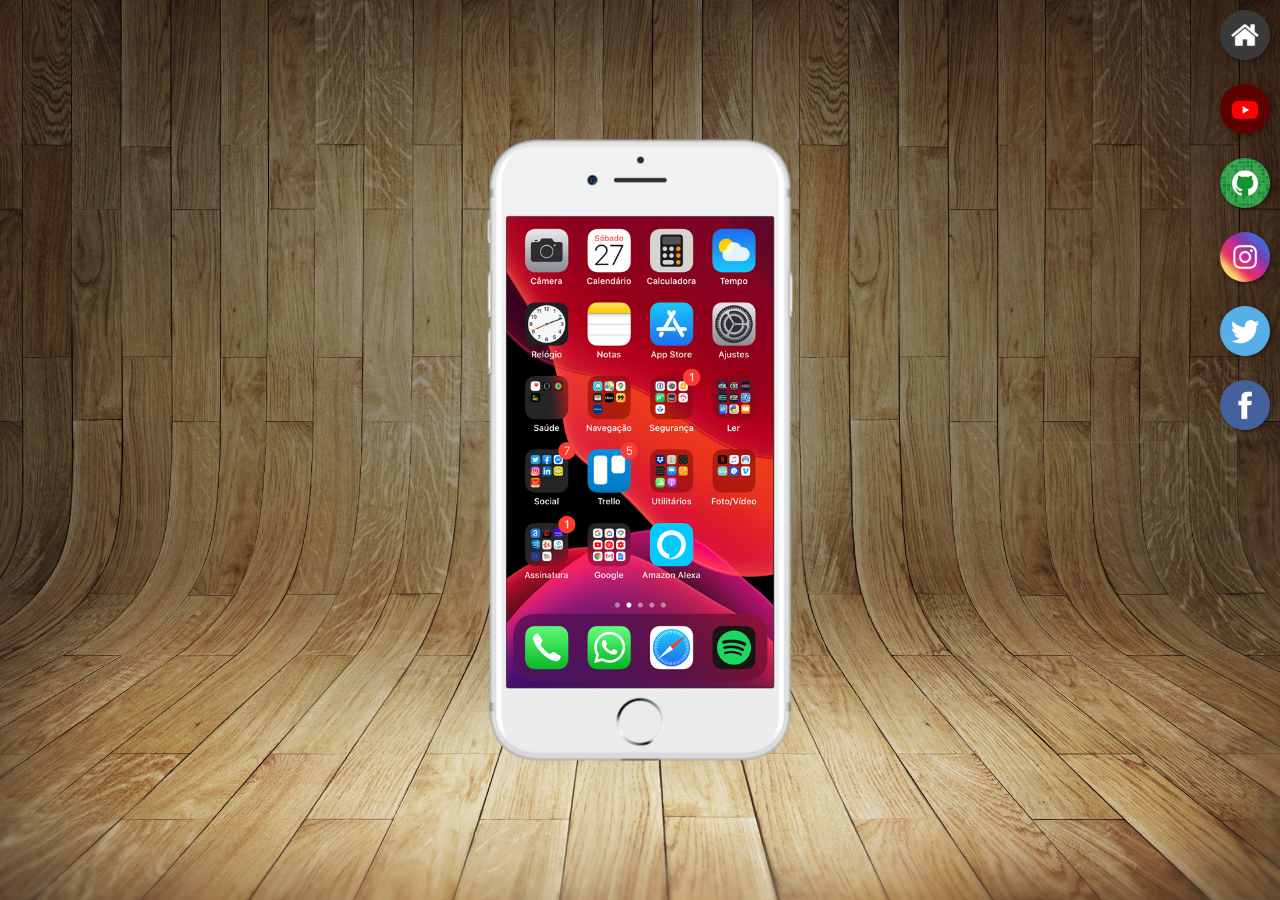
<file: index.html>
<!DOCTYPE html>
<html lang="pt-br">
<head>
    <meta charset="UTF-8">
    <meta name="viewport" content="width=device-width, initial-scale=1.0">
    <title>Projeto social</title>
    <link rel="shortcut icon" href="favicon.ico" type="image/x-icon">
    <link rel="stylesheet" href="style/style.css">
</head>
<body>
    <main>
        <section id="phone">
            <iframe src="home.html" name="tela" id="tela" frameborder="0"></iframe>
        </section>
        <section id="social-medias">
            <a href="home.html" target="tela"><img src="img/logo-home.jpg" alt="home"></a> <br>
            <a href="youtube.html" target="tela"><img src="img/logo-youtube.jpg" alt="logo-youtube"></a> <br>
            <a href="github.html" target="tela"><img src="img/logo-github.jpg" alt="github"></a> <br>
            <a href="instagram.html" target="tela"><img src="img/logo-instagram.jpg" alt="instagram"></a> <br>
            <a href="twitter.html" target="tela"><img src="img/logo-twitter.jpg" alt="twitter"></a> <br>
            <a href="facebook.html" target="tela"><img src="img/logo-facebook.jpg" alt="facebook"></a> <br>
        </section>
    </main>
</body>
</html>
</file>
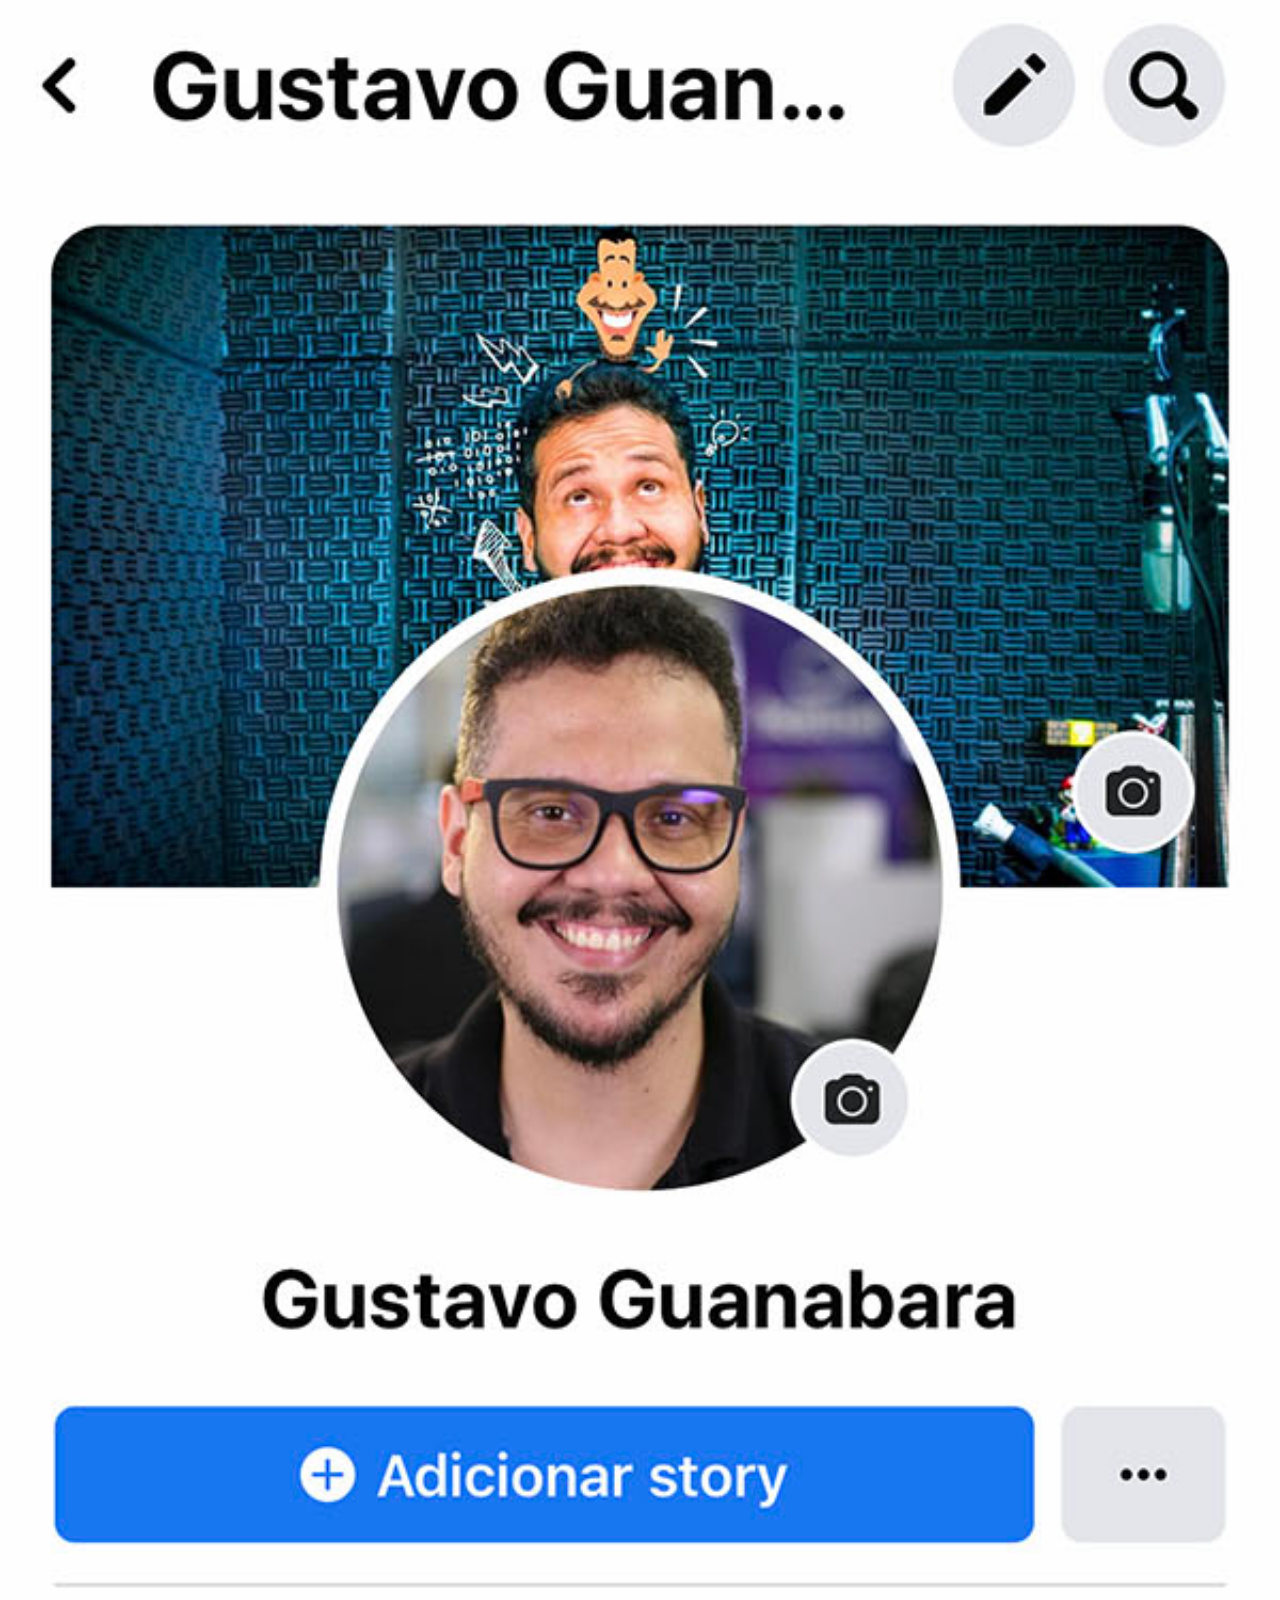
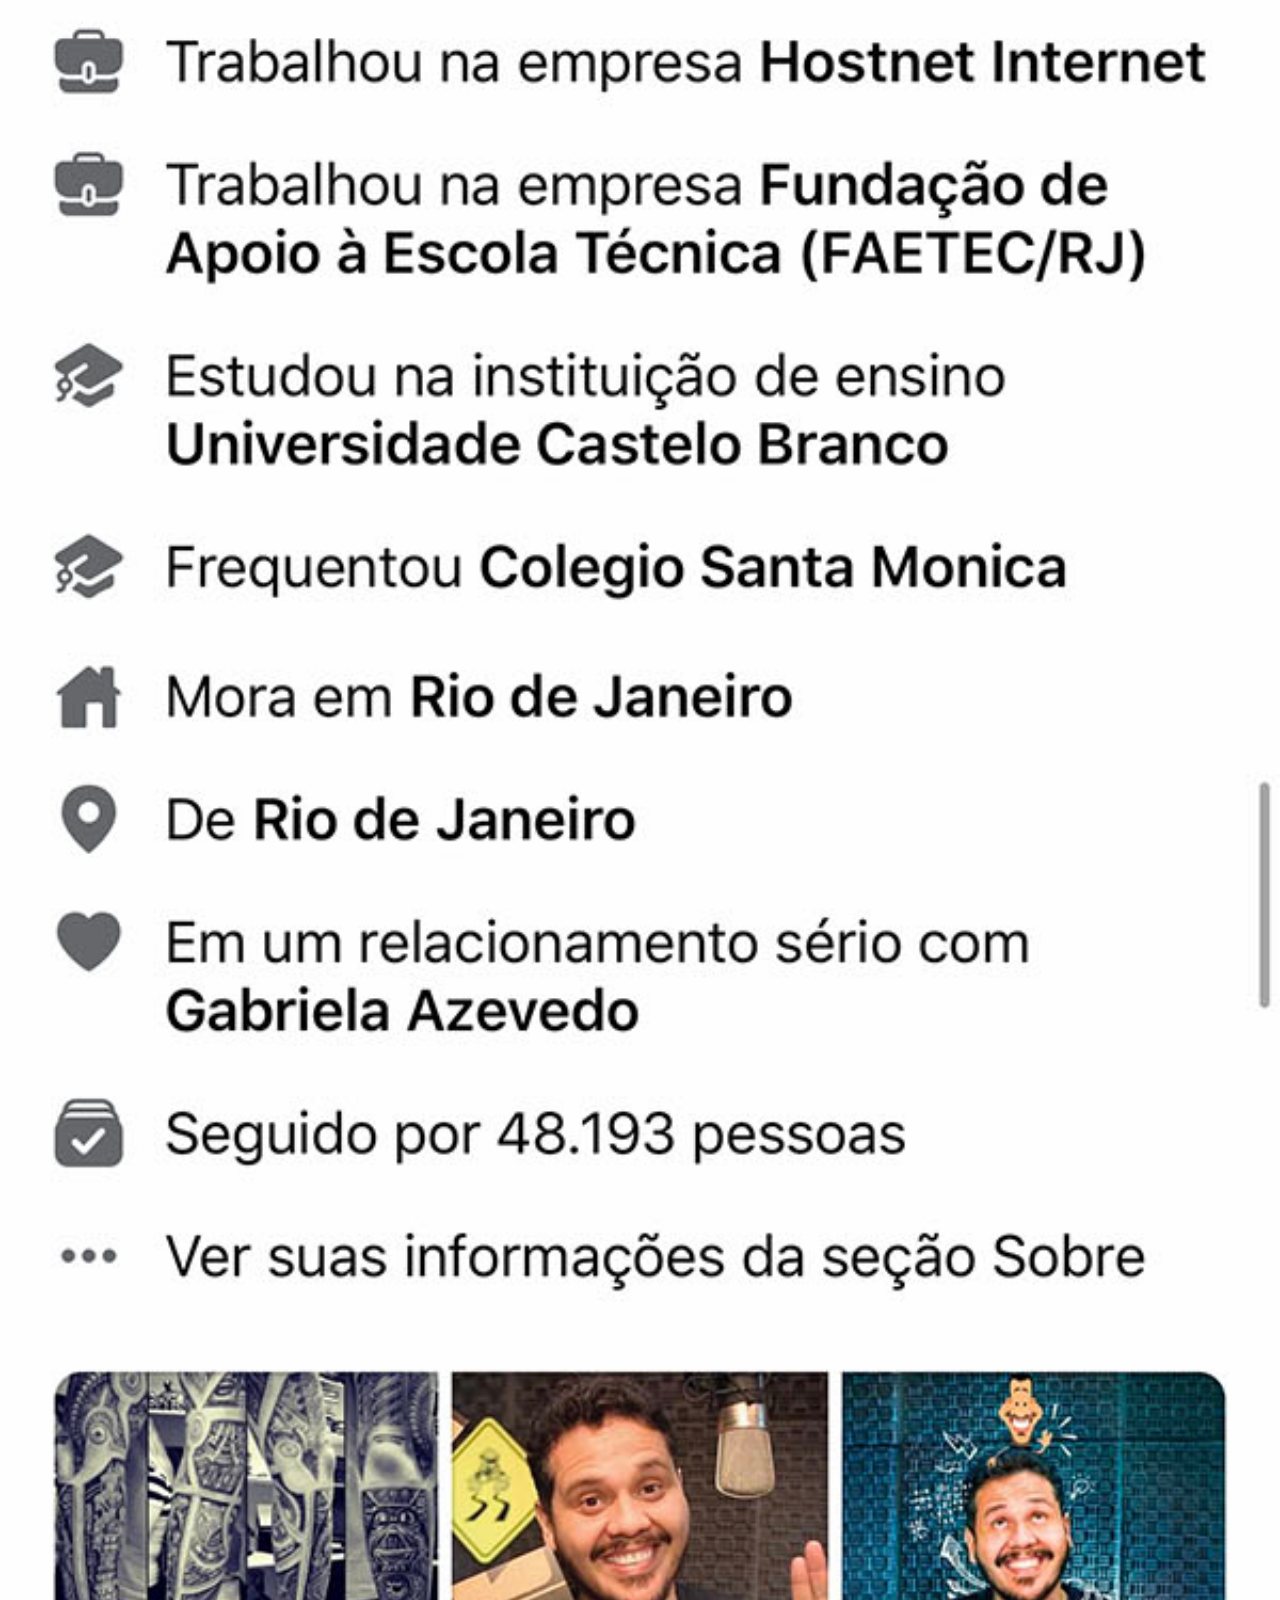
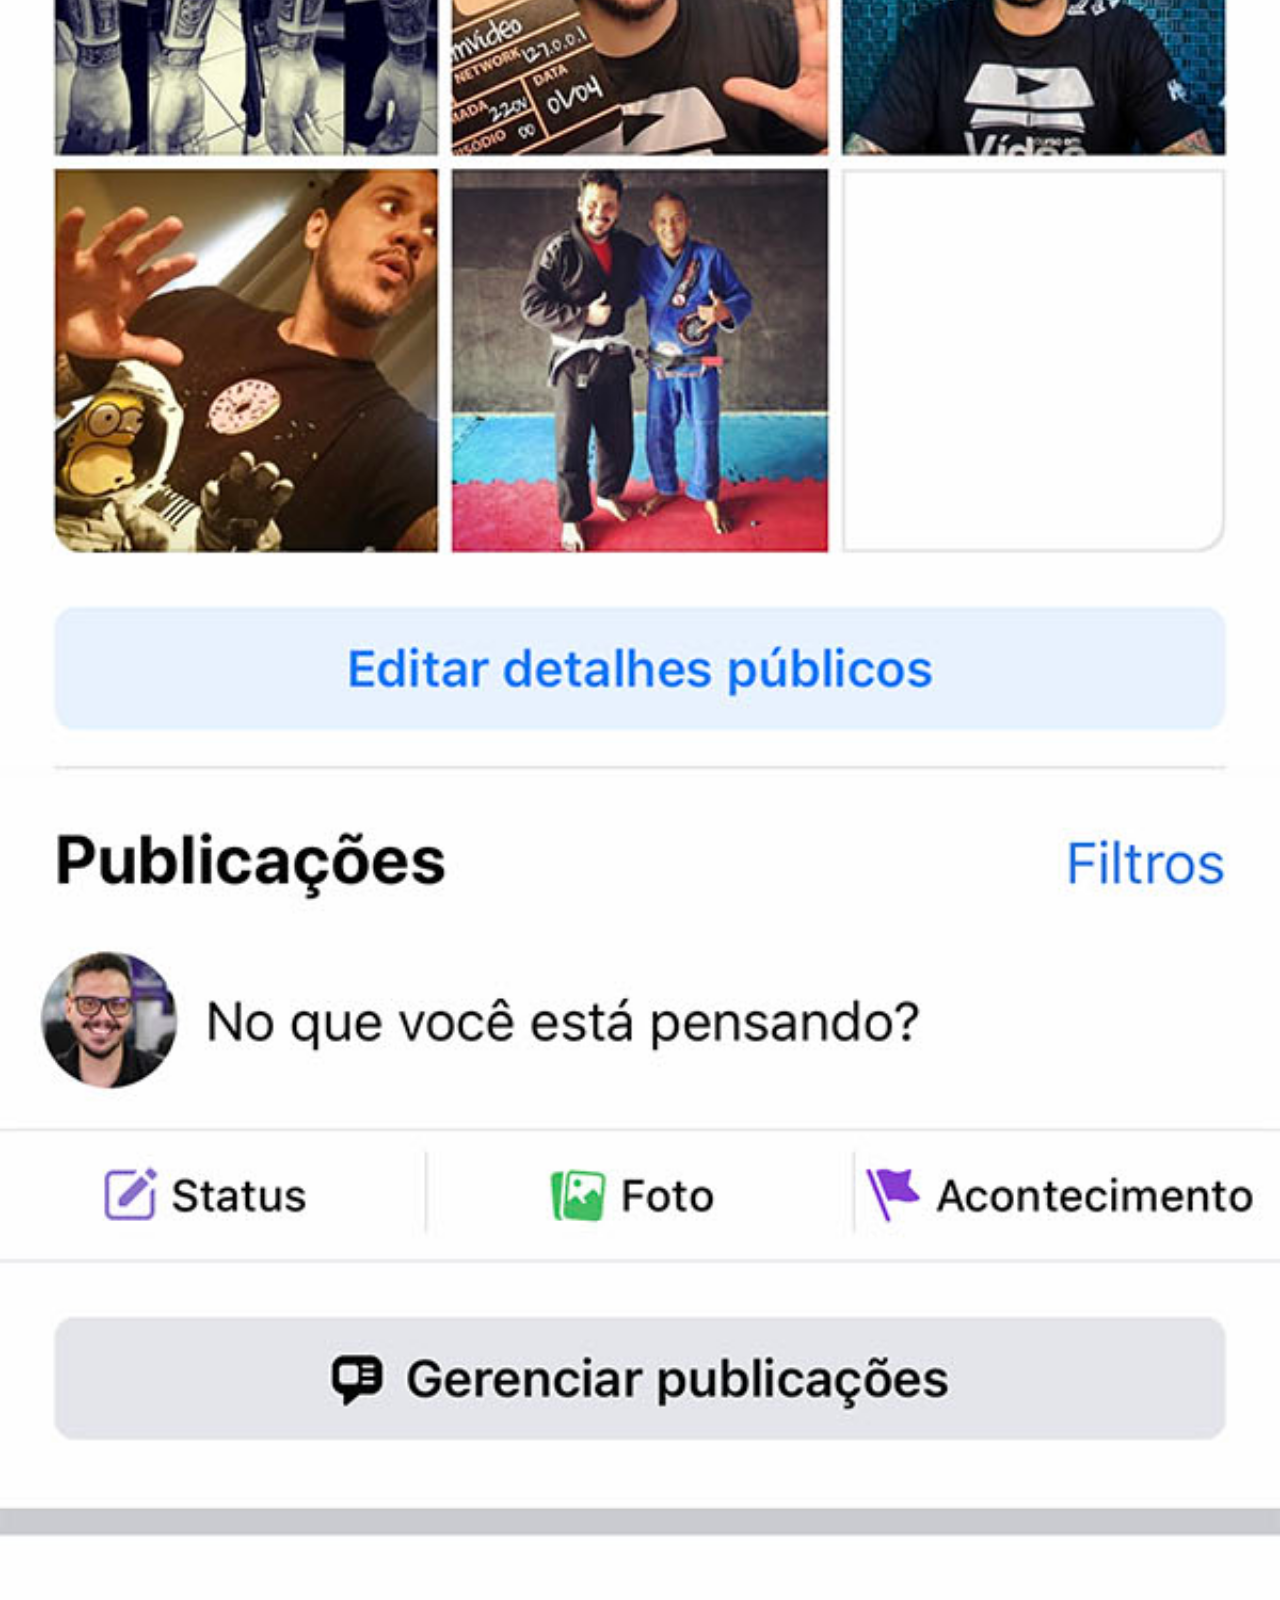
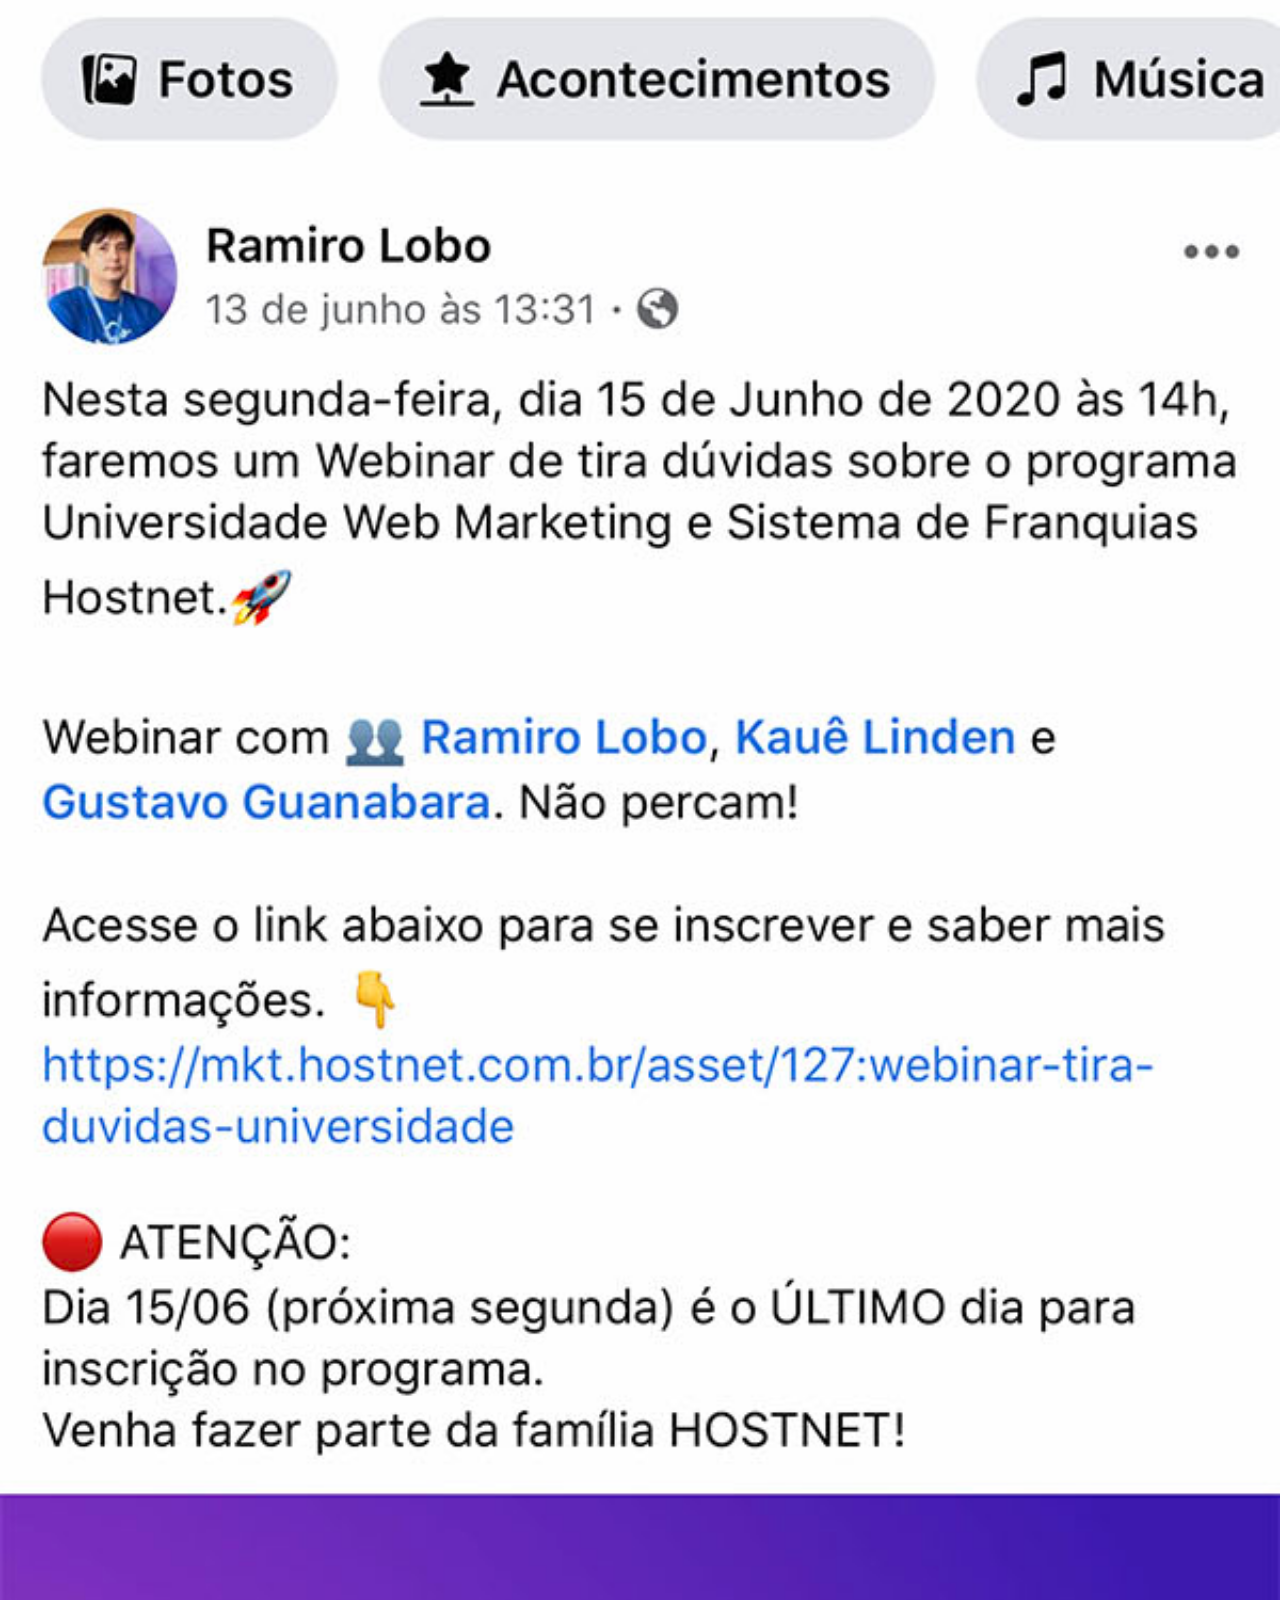
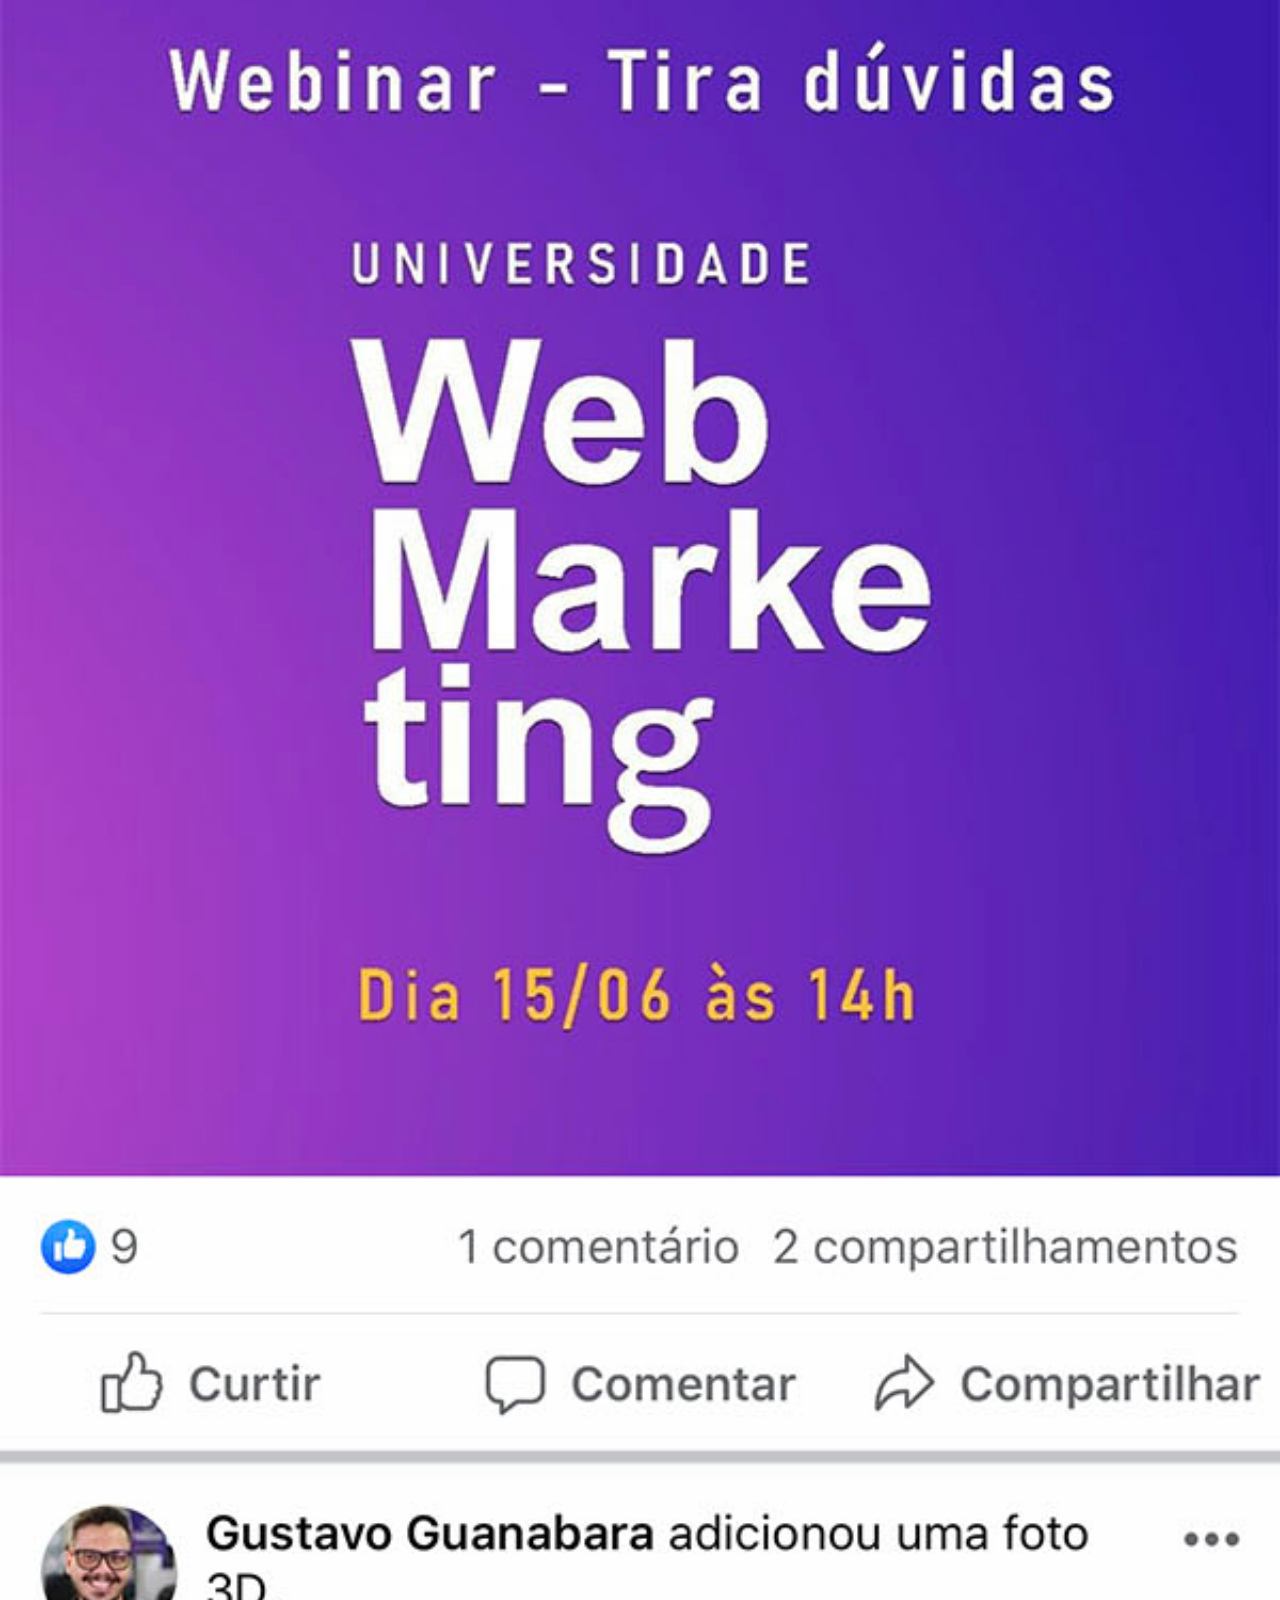
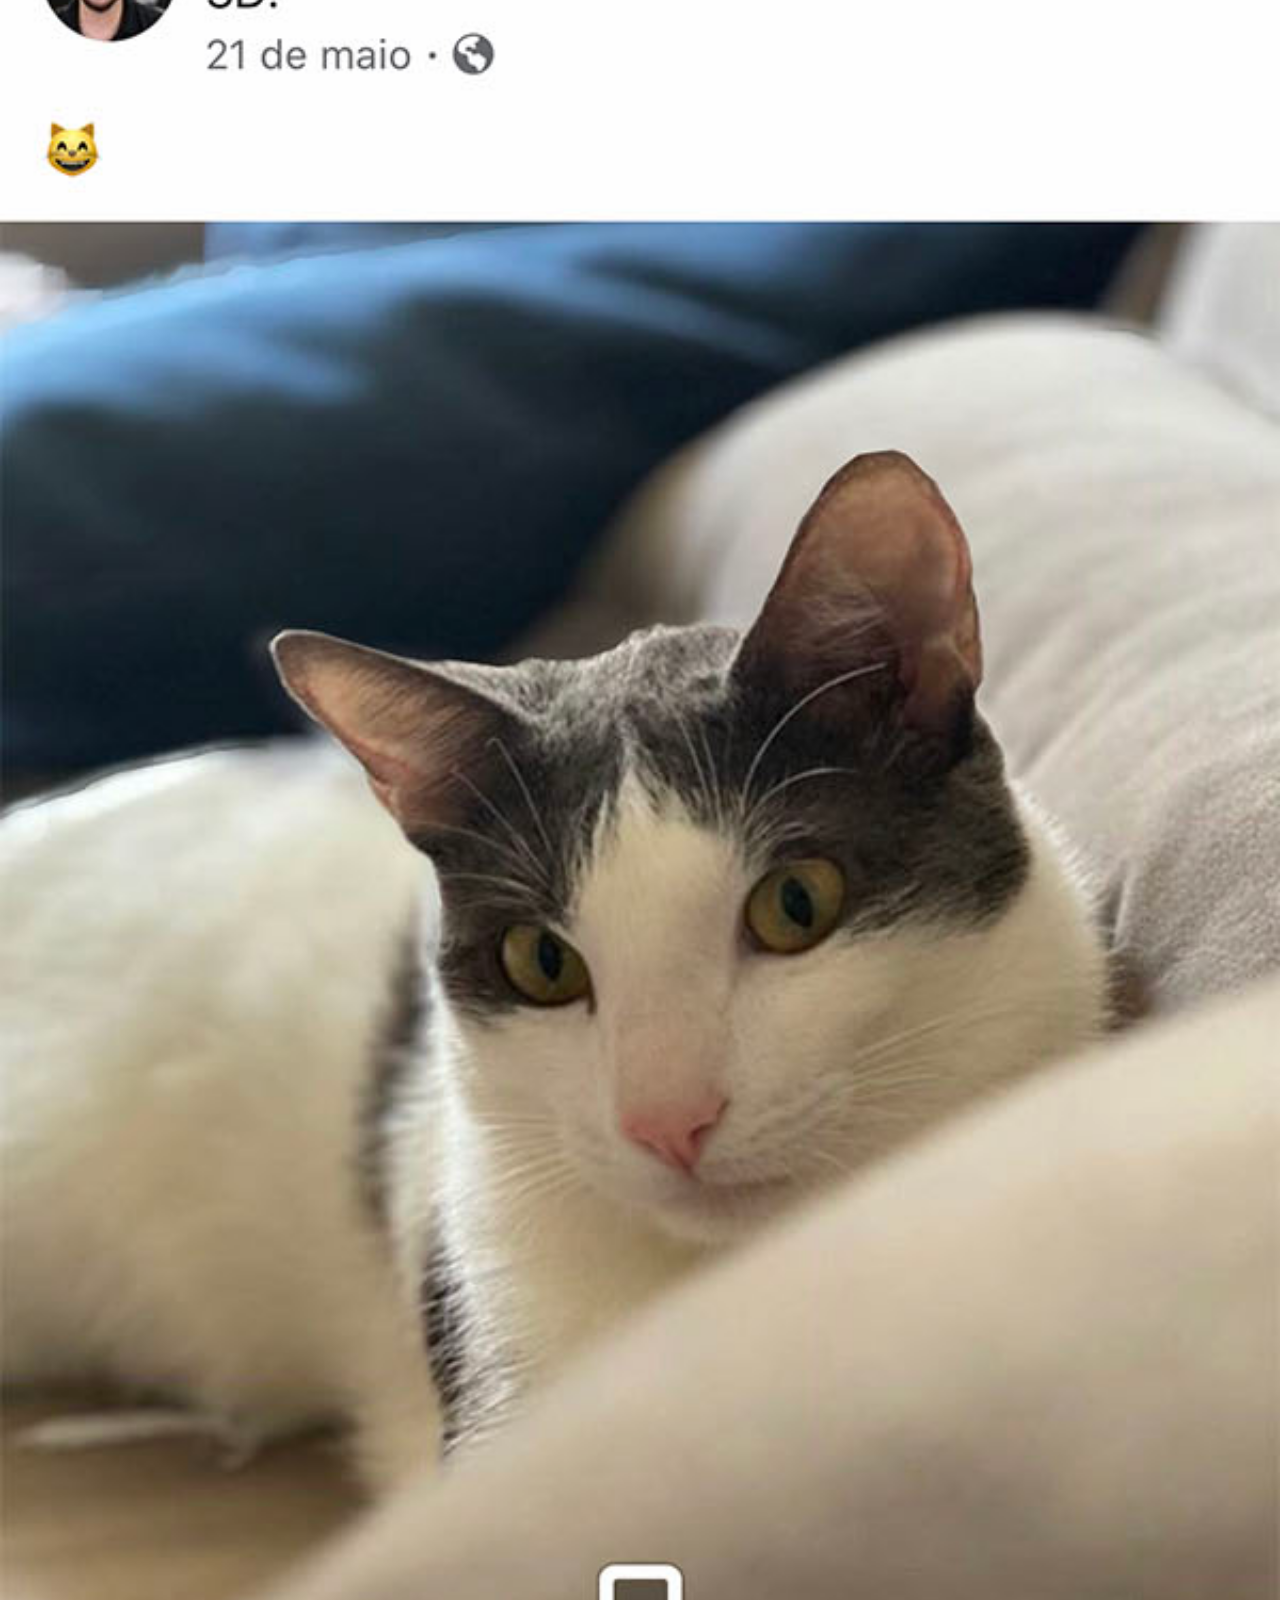
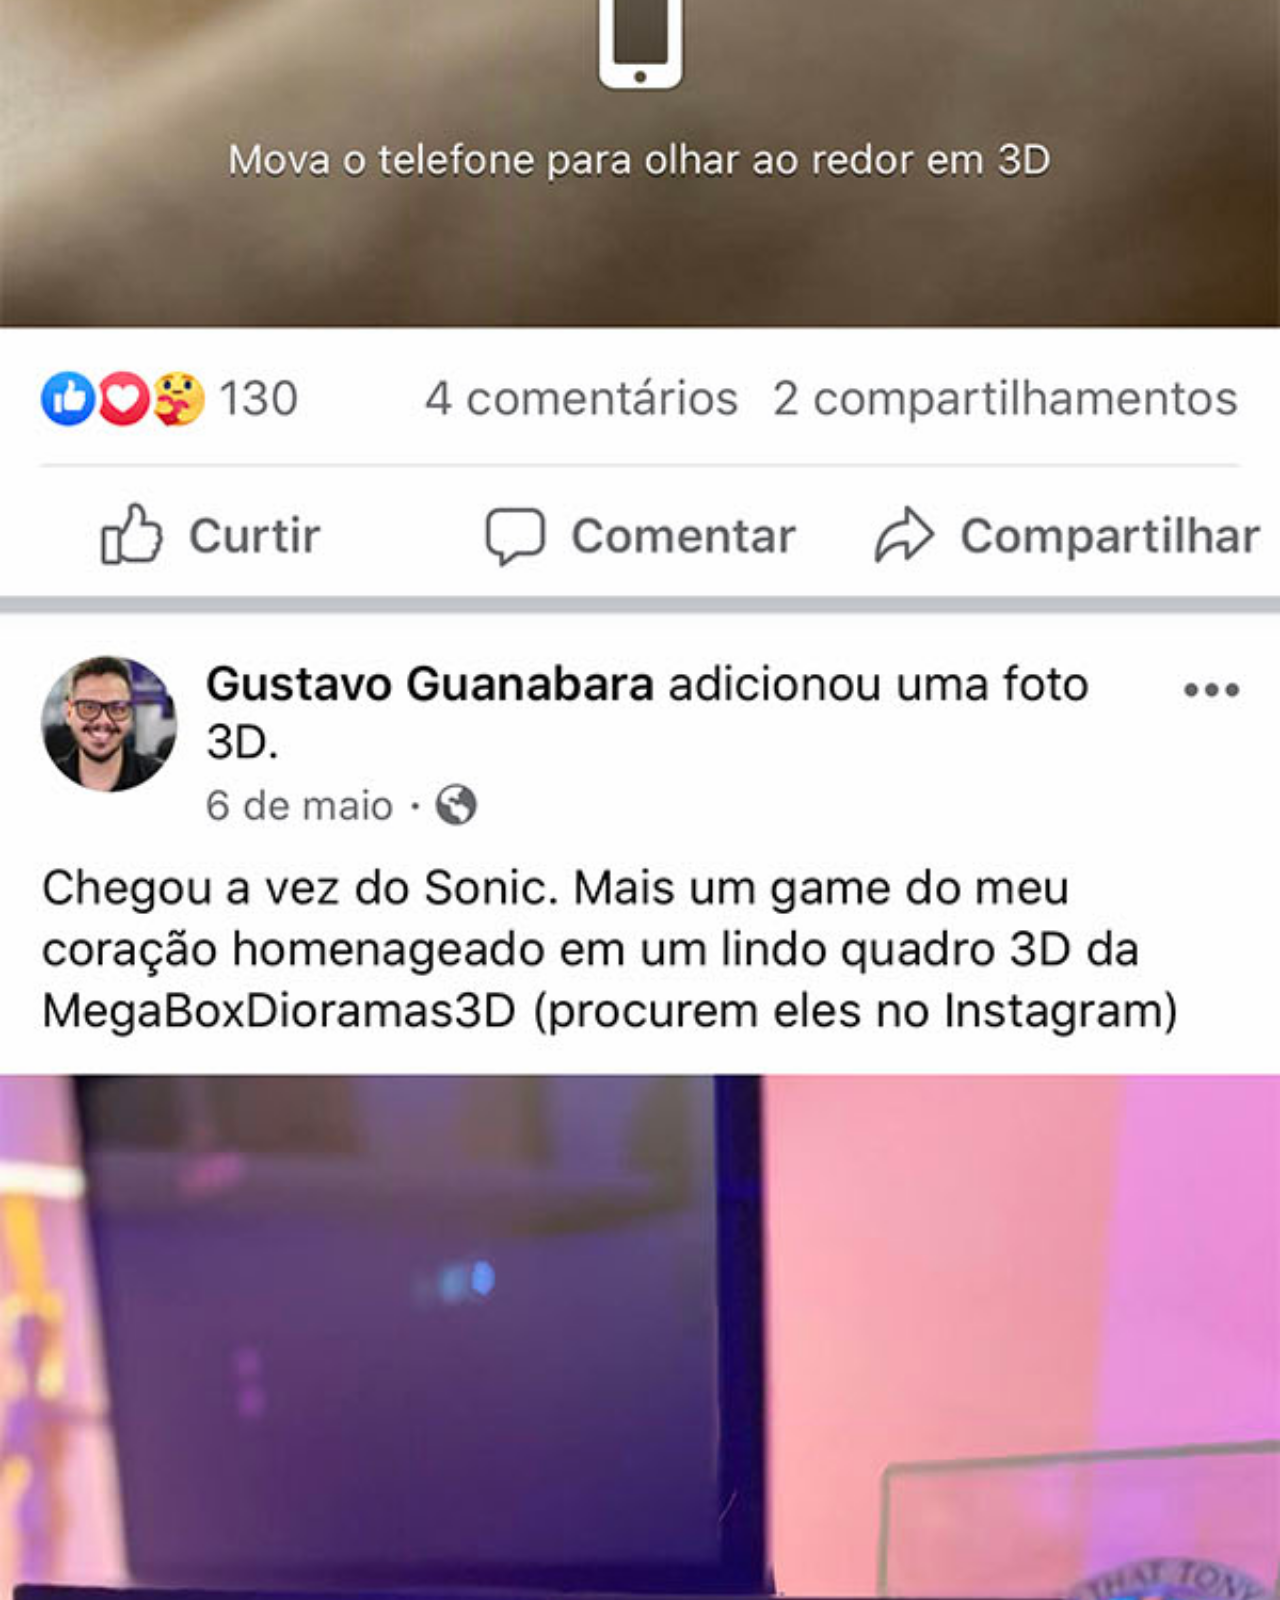
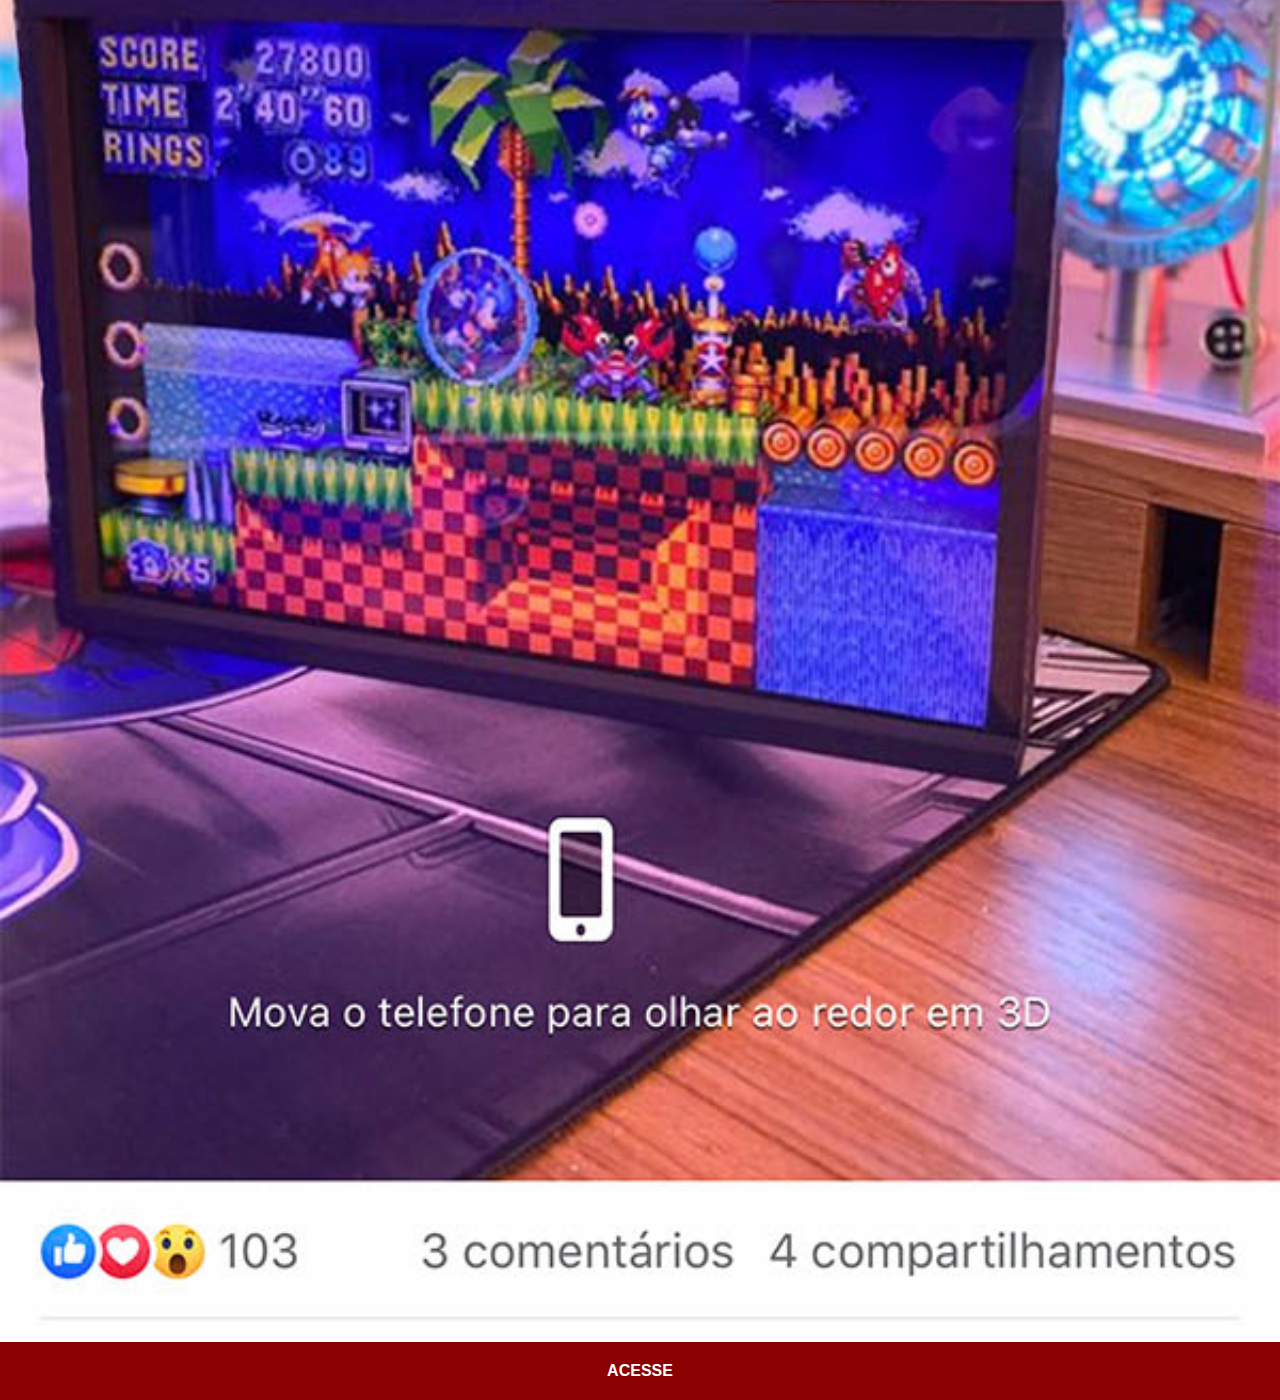
<file: facebook.html>
<!DOCTYPE html>
<html lang="pt-br">
<head>
    <meta charset="UTF-8">
    <meta name="viewport" content="width=device-width, initial-scale=1.0">
    <title>Youtube</title>
    <link rel="stylesheet" href="style/social.css">
</head>
<body>
    <img src="img/tela-facebook.jpg" alt="facebook">
    <a href="https://www.instagram.com/joaorocha14_/" target="_blank">ACESSE</a>
</body>
</html>
</file>
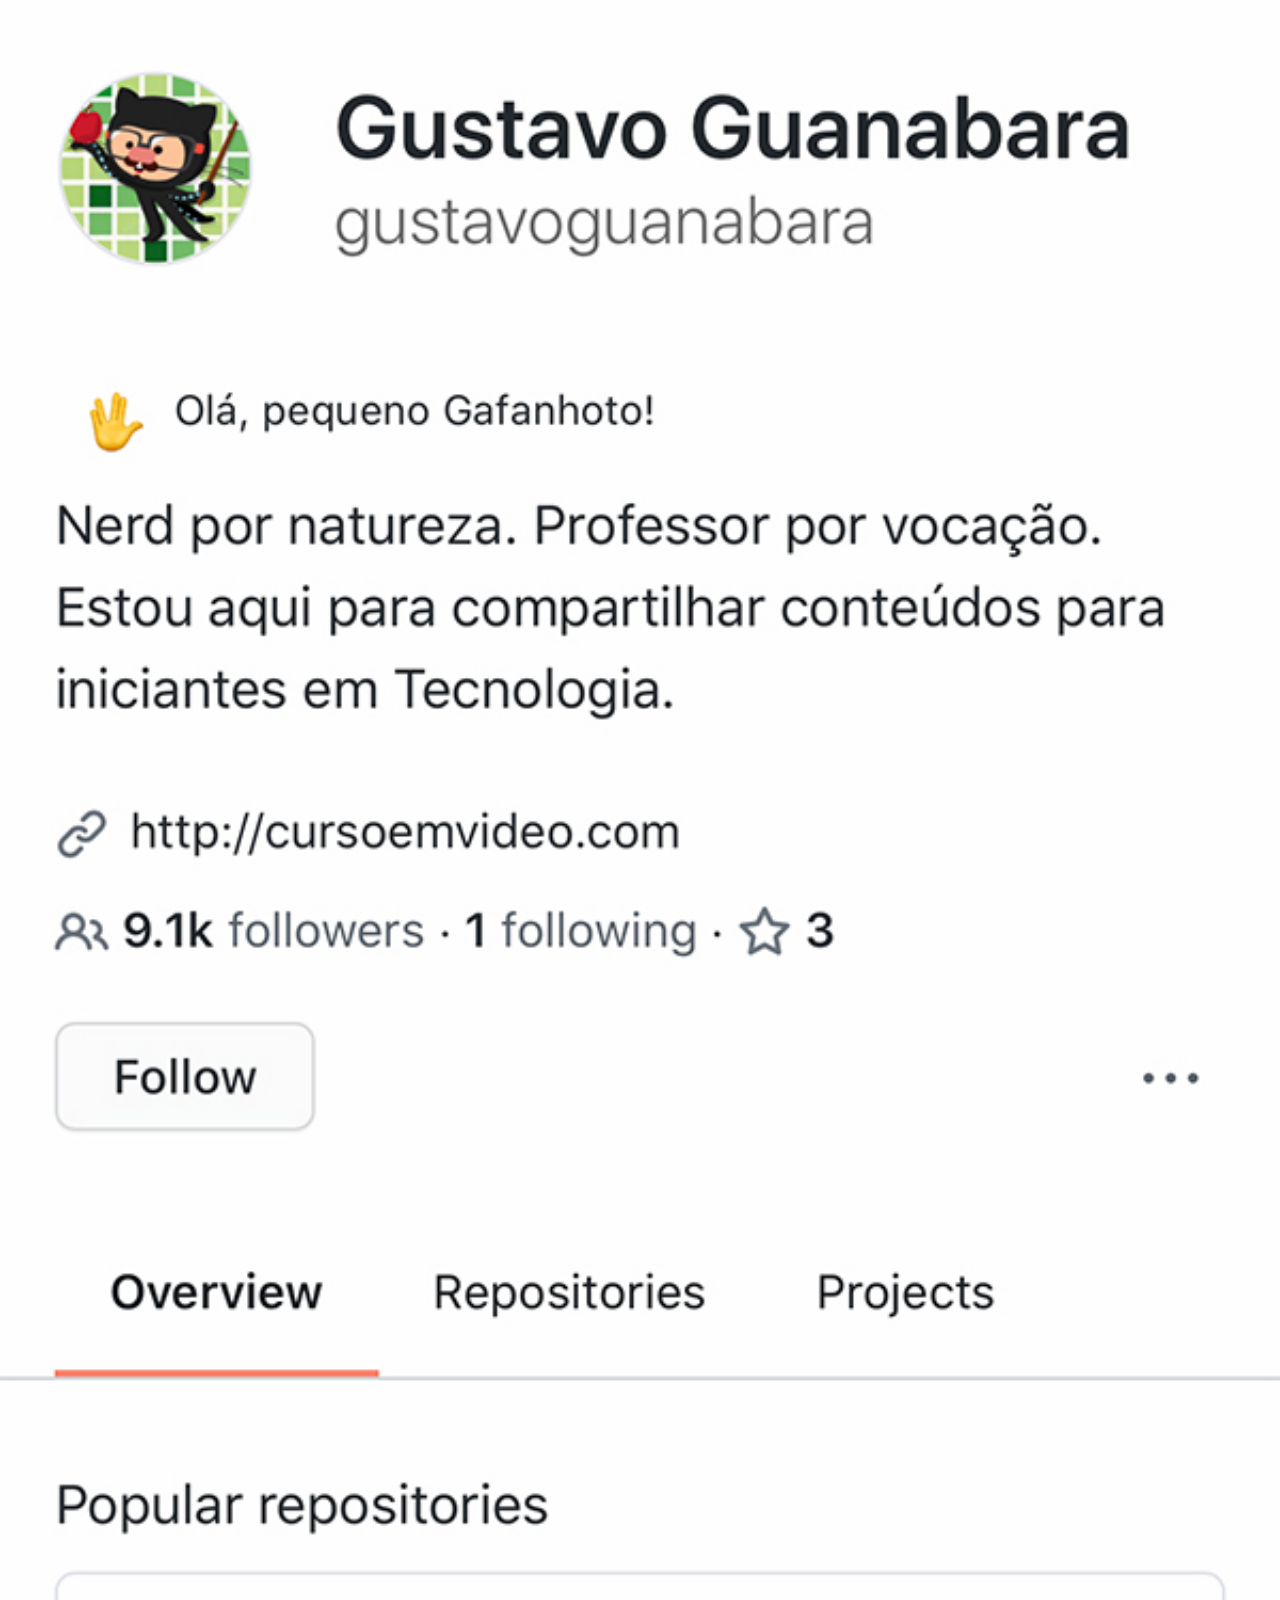
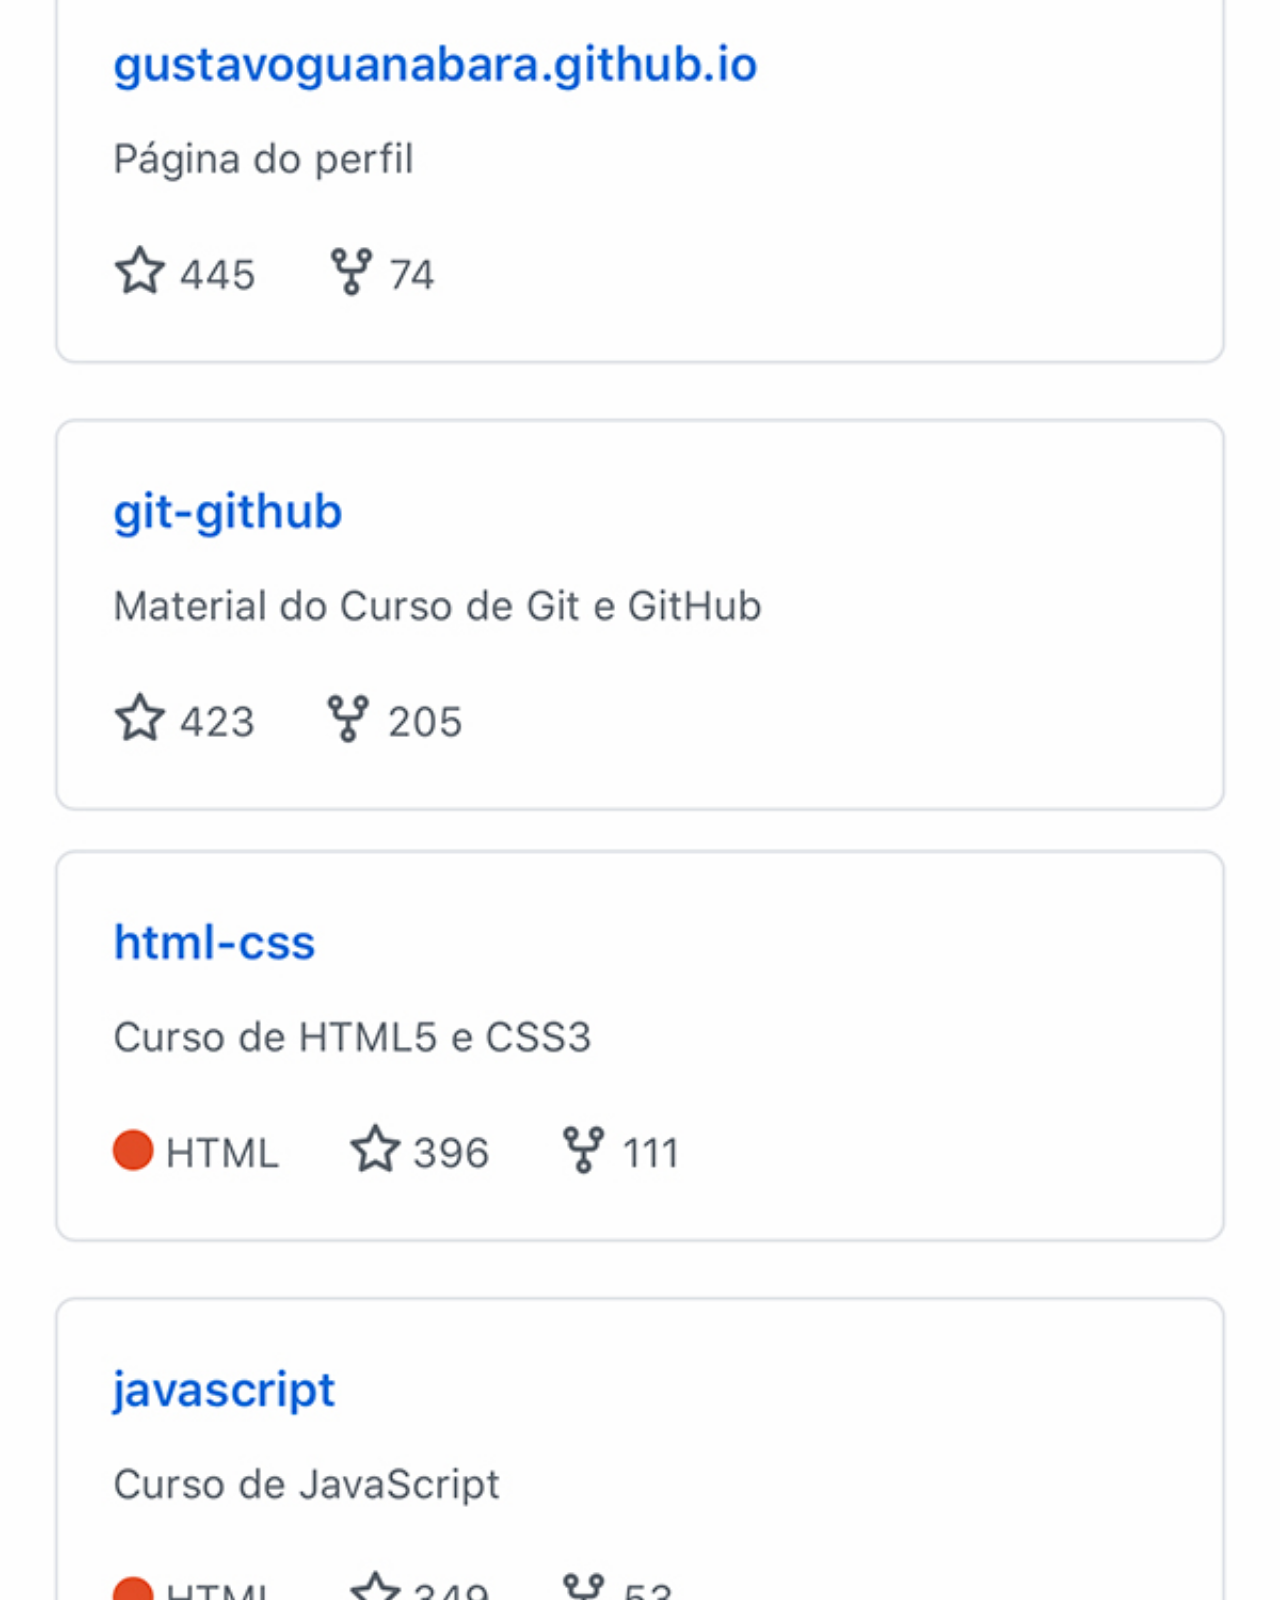
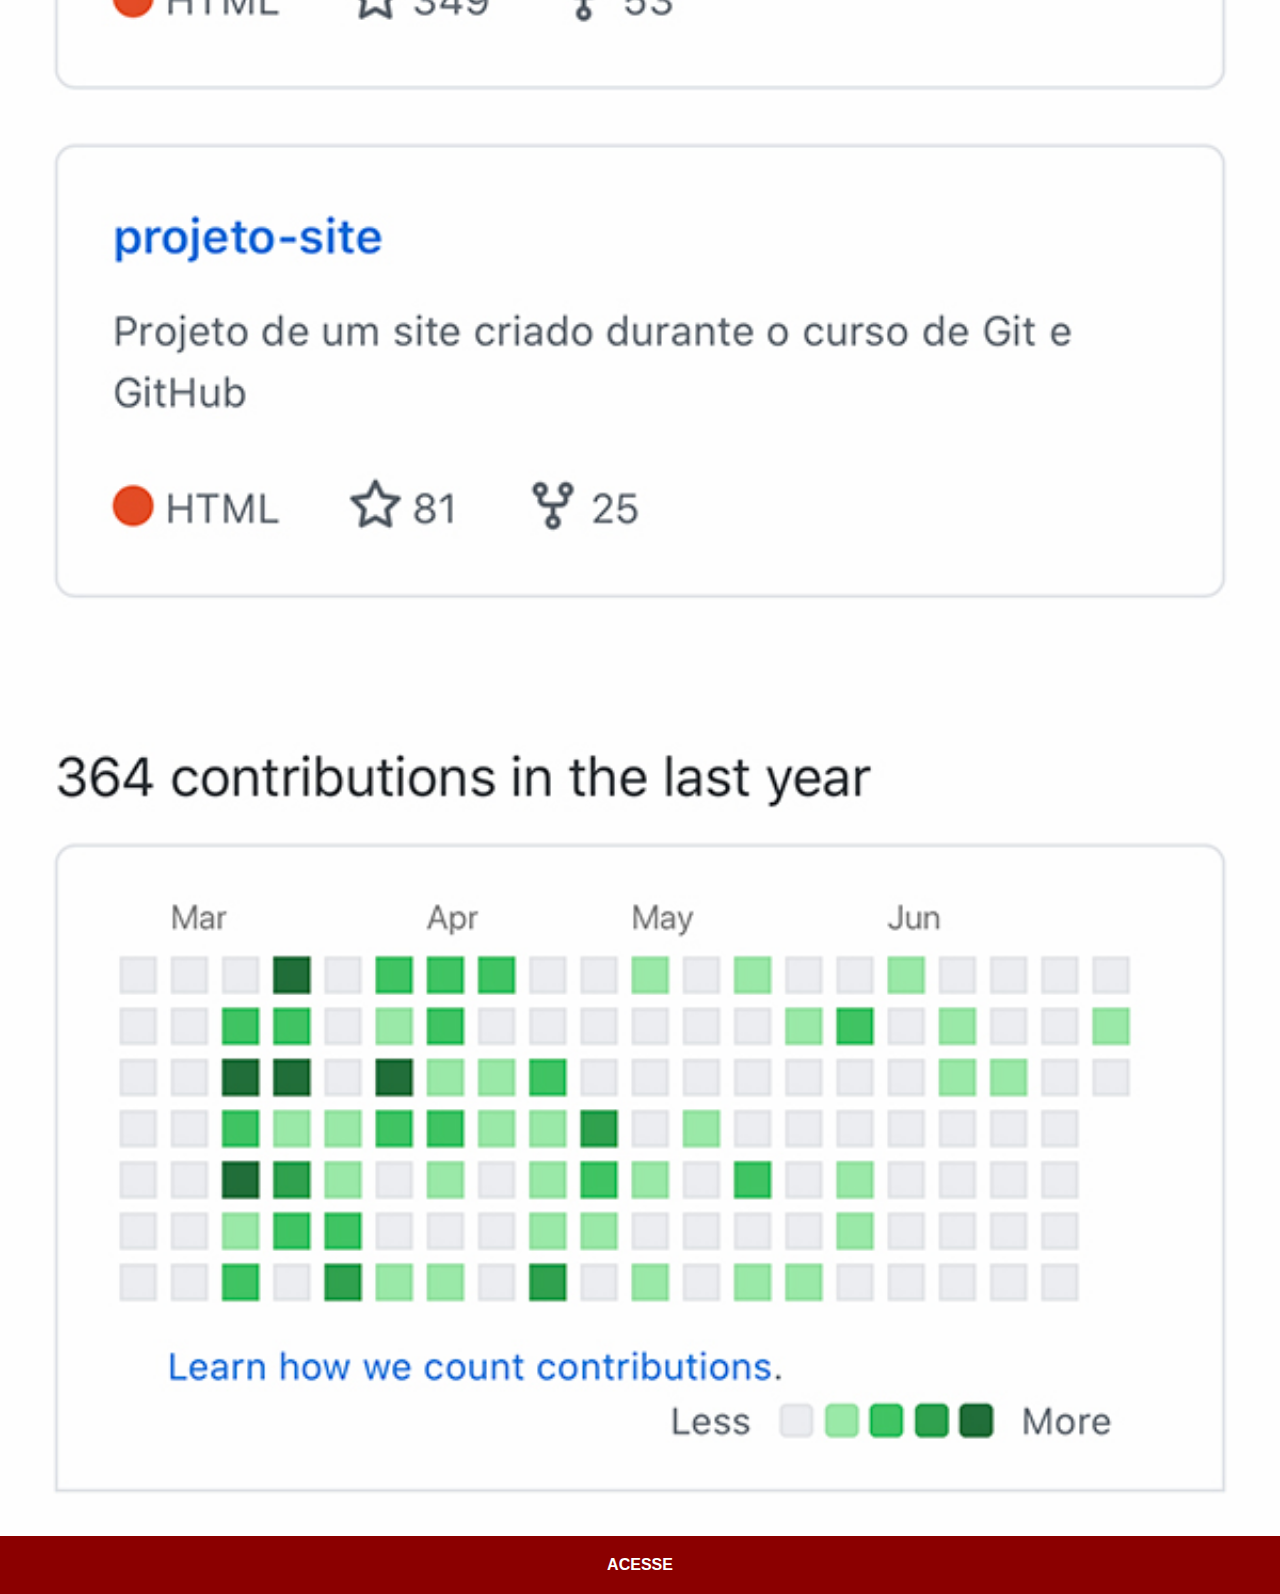
<file: github.html>
<!DOCTYPE html>
<html lang="pt-br">
<head>
    <meta charset="UTF-8">
    <meta name="viewport" content="width=device-width, initial-scale=1.0">
    <title>Github</title>
    <link rel="stylesheet" href="style/social.css">
</head>
<body>
    <img src="img/tela-github.jpg" alt="github">
    <a href="https://github.com/rochapedro30" target="_blank">ACESSE</a>
</body>
</html>
</file>
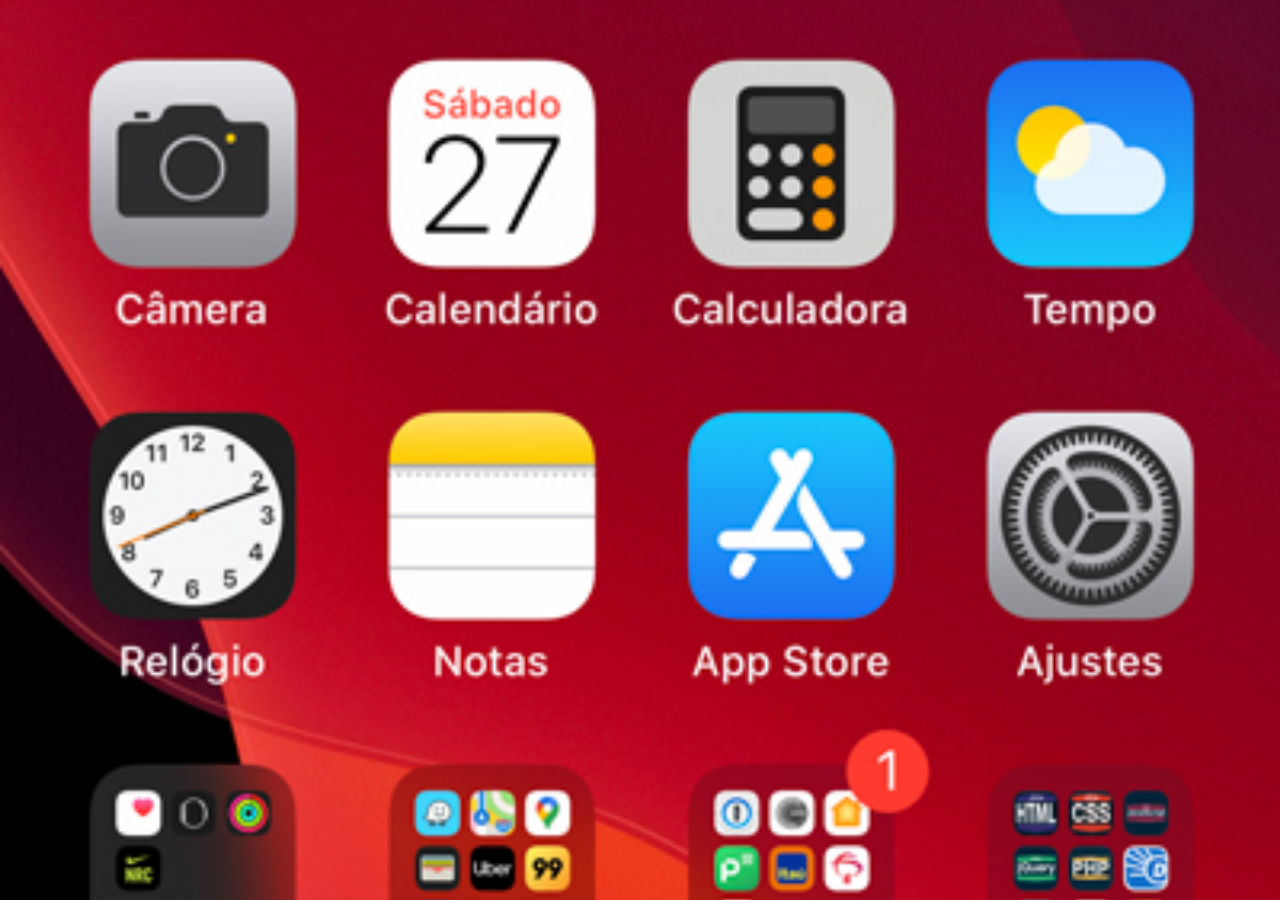
<file: home.html>
<!DOCTYPE html>
<html lang="pt-br">
<head>
    <meta charset="UTF-8">
    <meta name="viewport" content="width=device-width, initial-scale=1.0">
    <title>Home</title>
</head>
<body>
    <style>
        * {
            margin: 0px;
            padding: 0px;
        }
        body {
            width: 100vw;
            height: 100vh;
            background: black url(img/tela-home.jpg) no-repeat top center;
            background-size: cover;
        }
    </style>
</body>
</html>
</file>
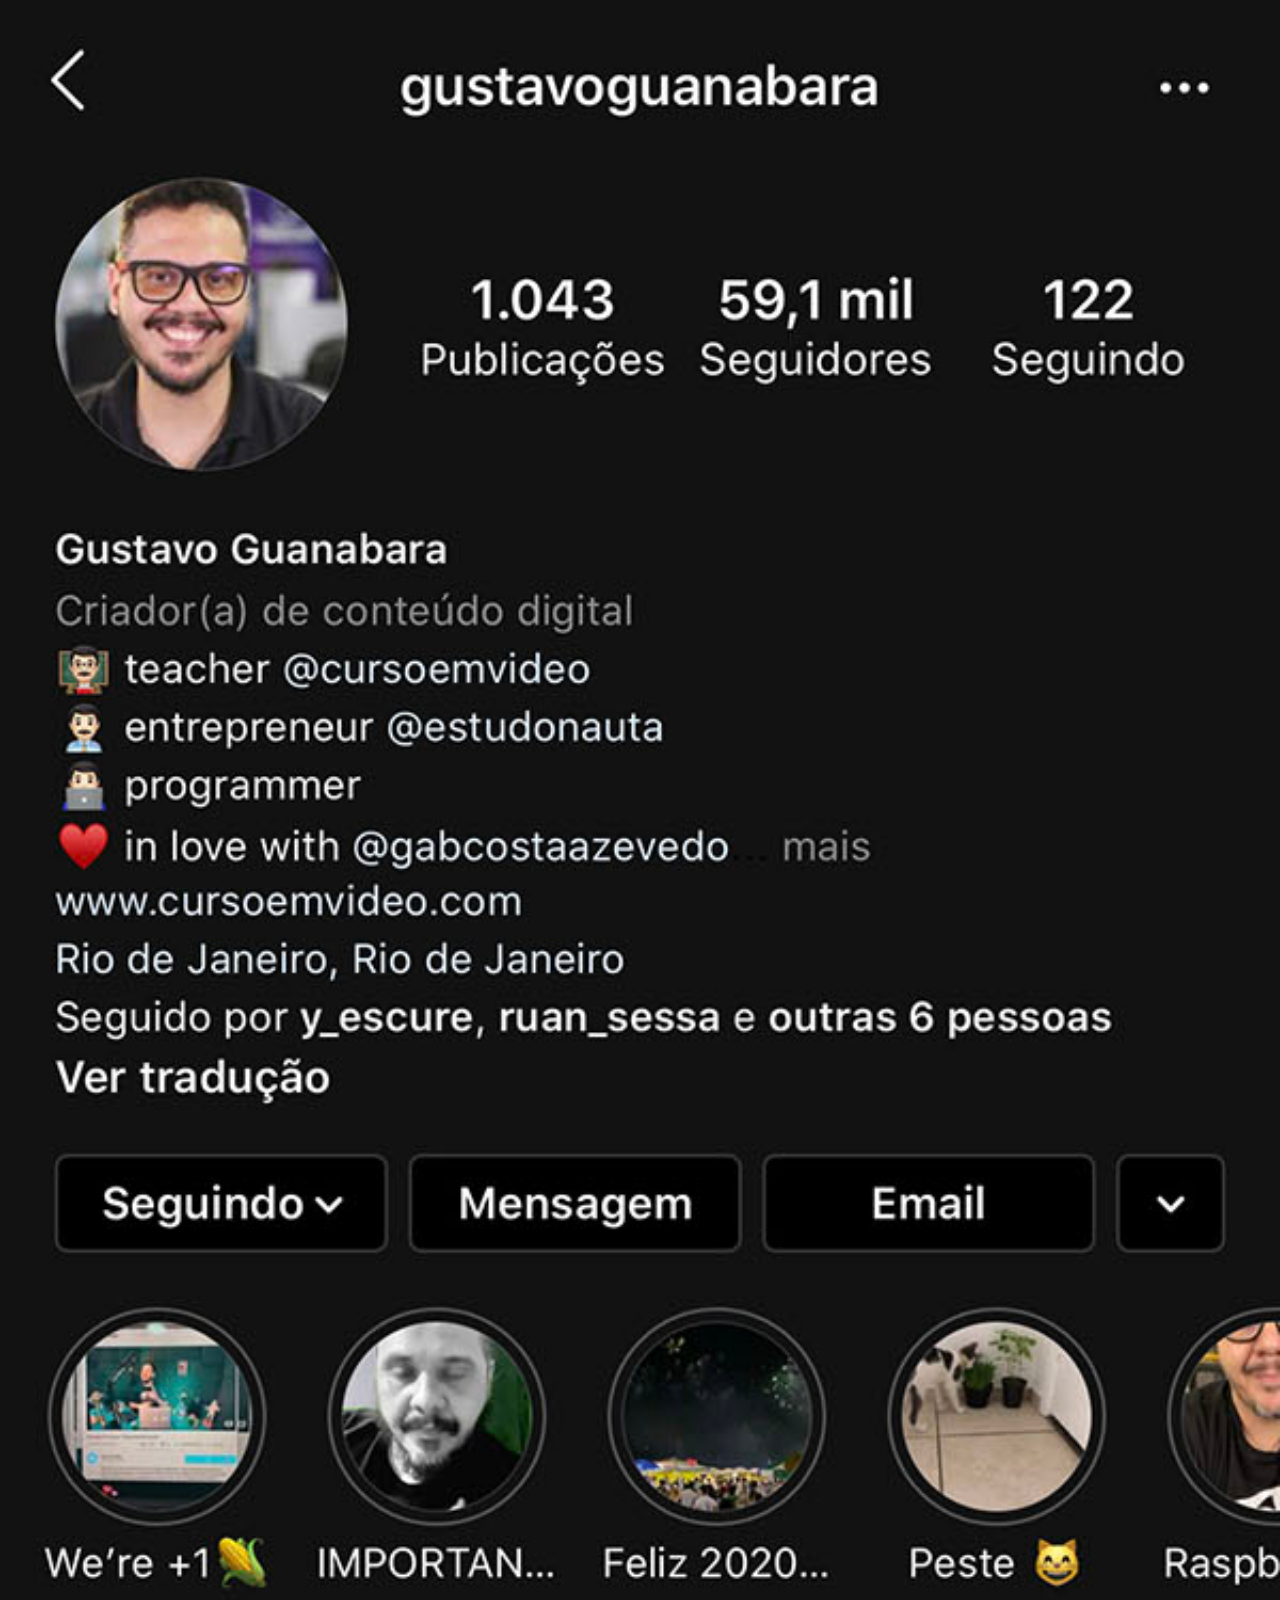
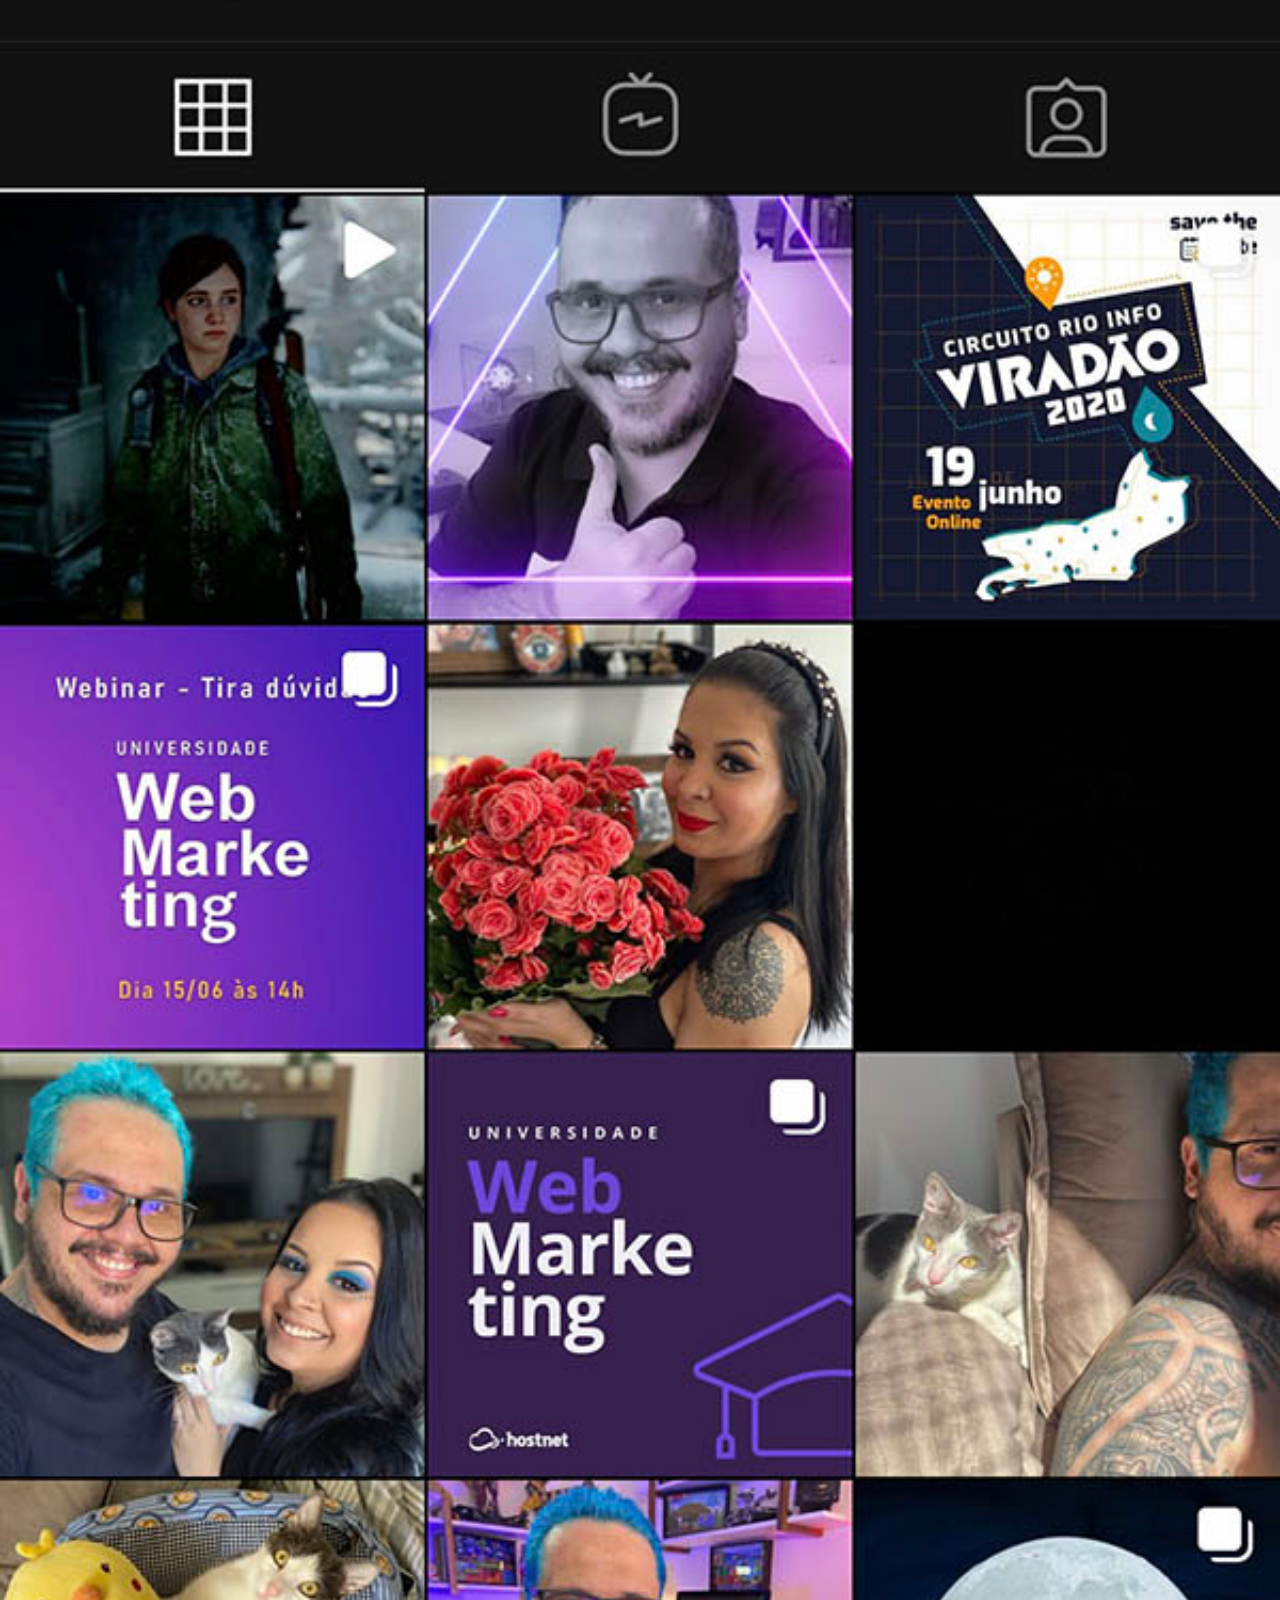
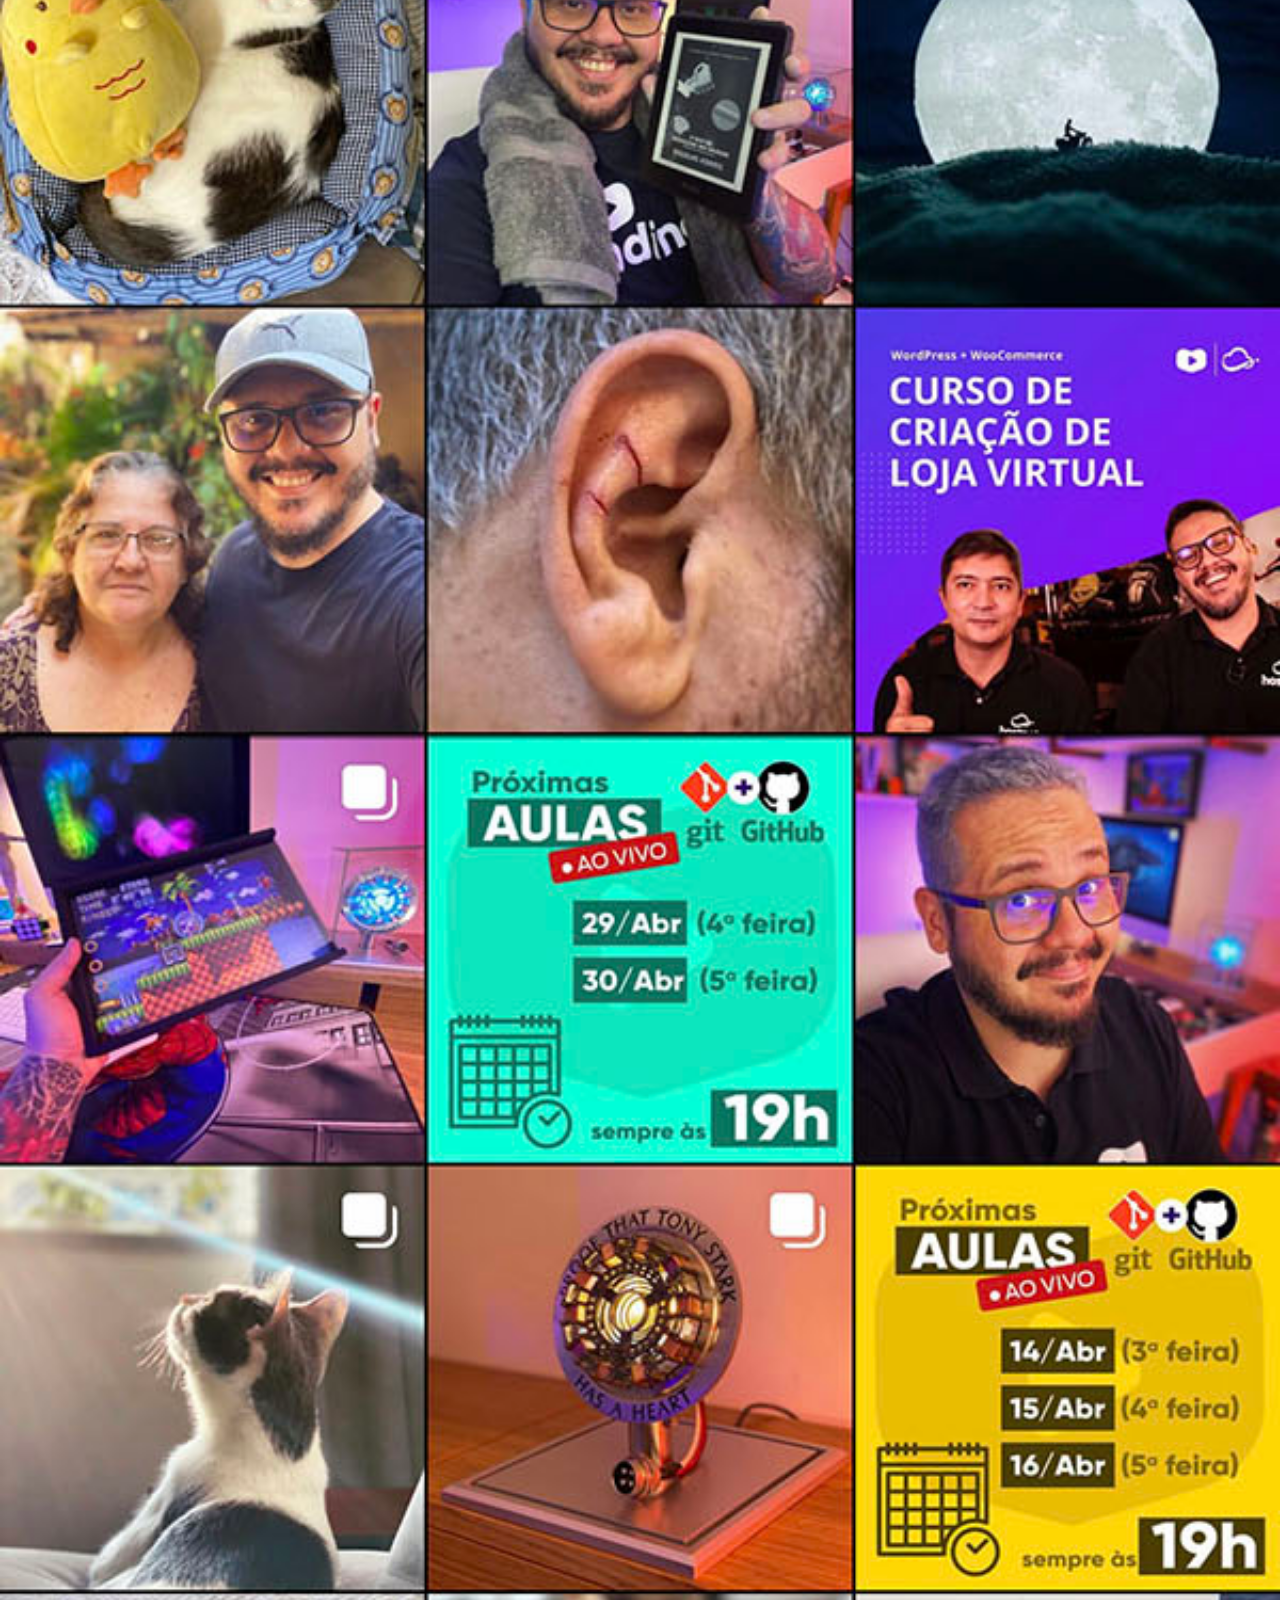
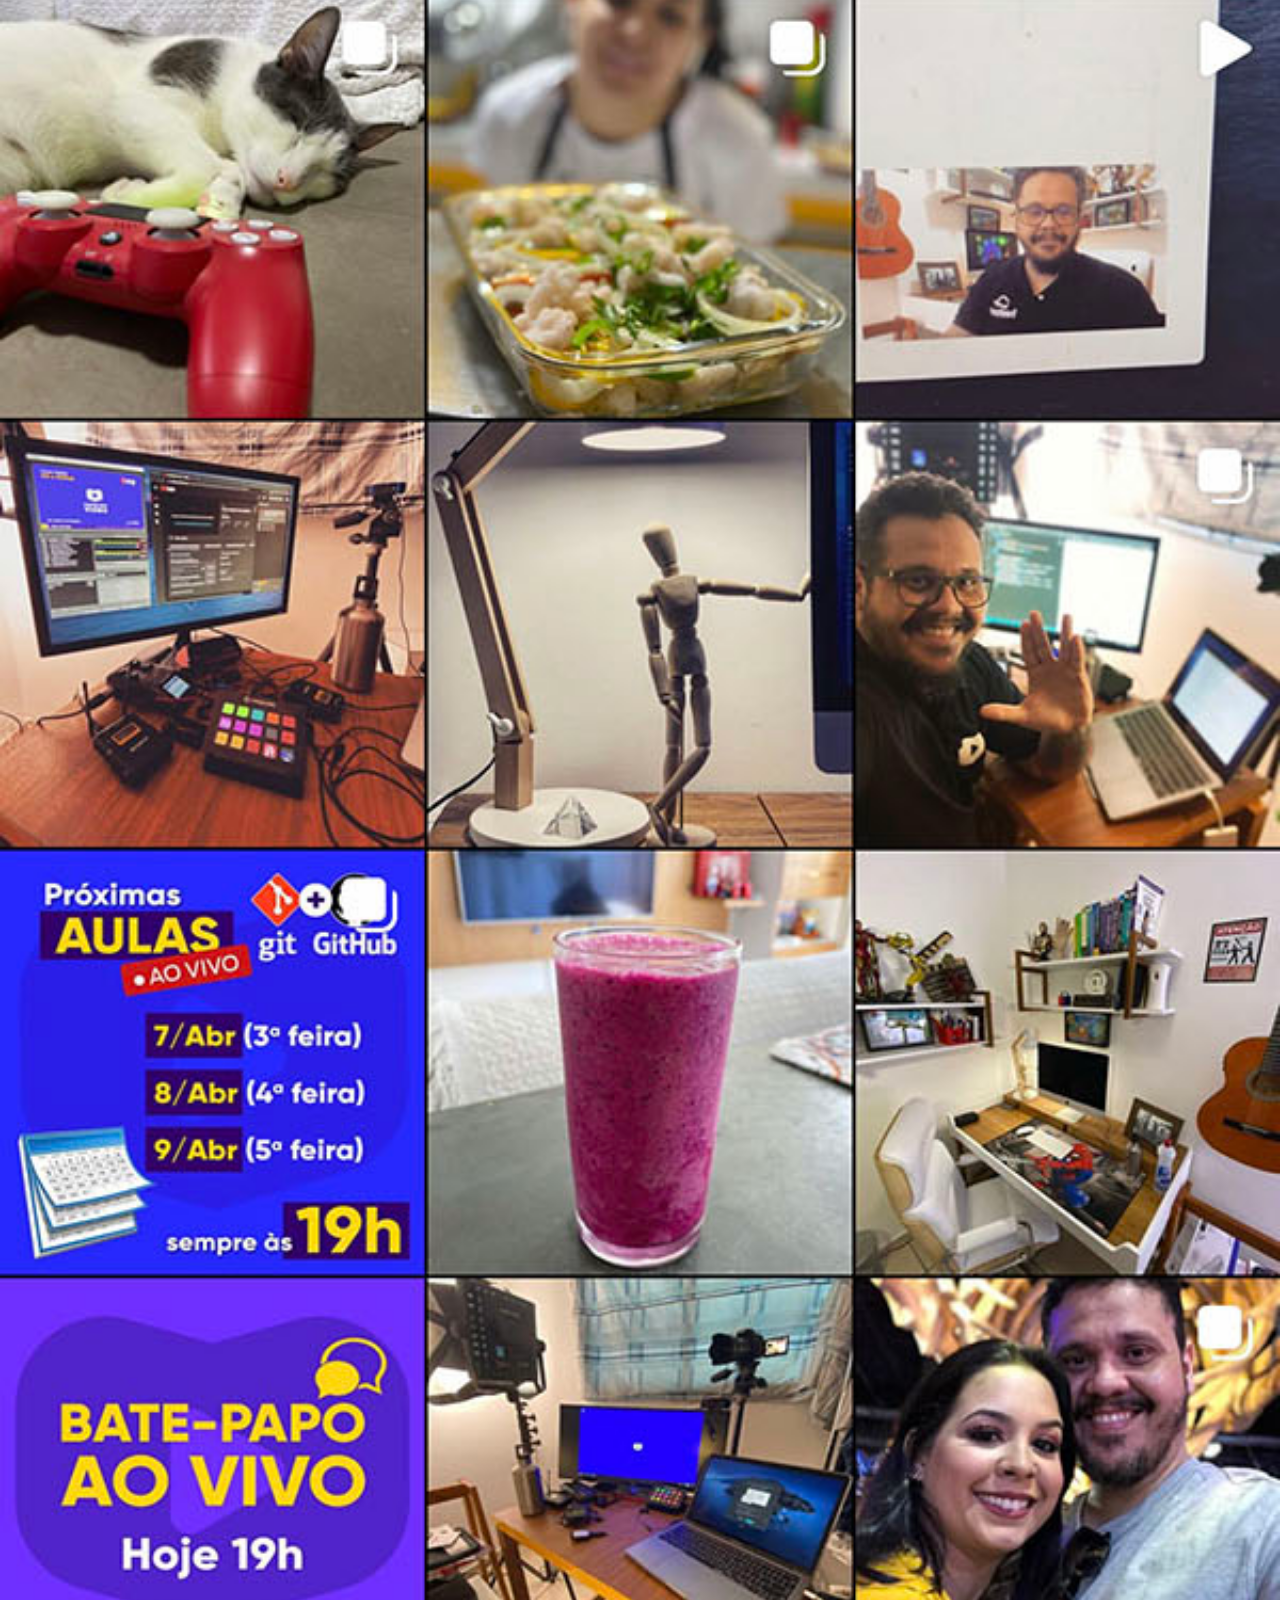
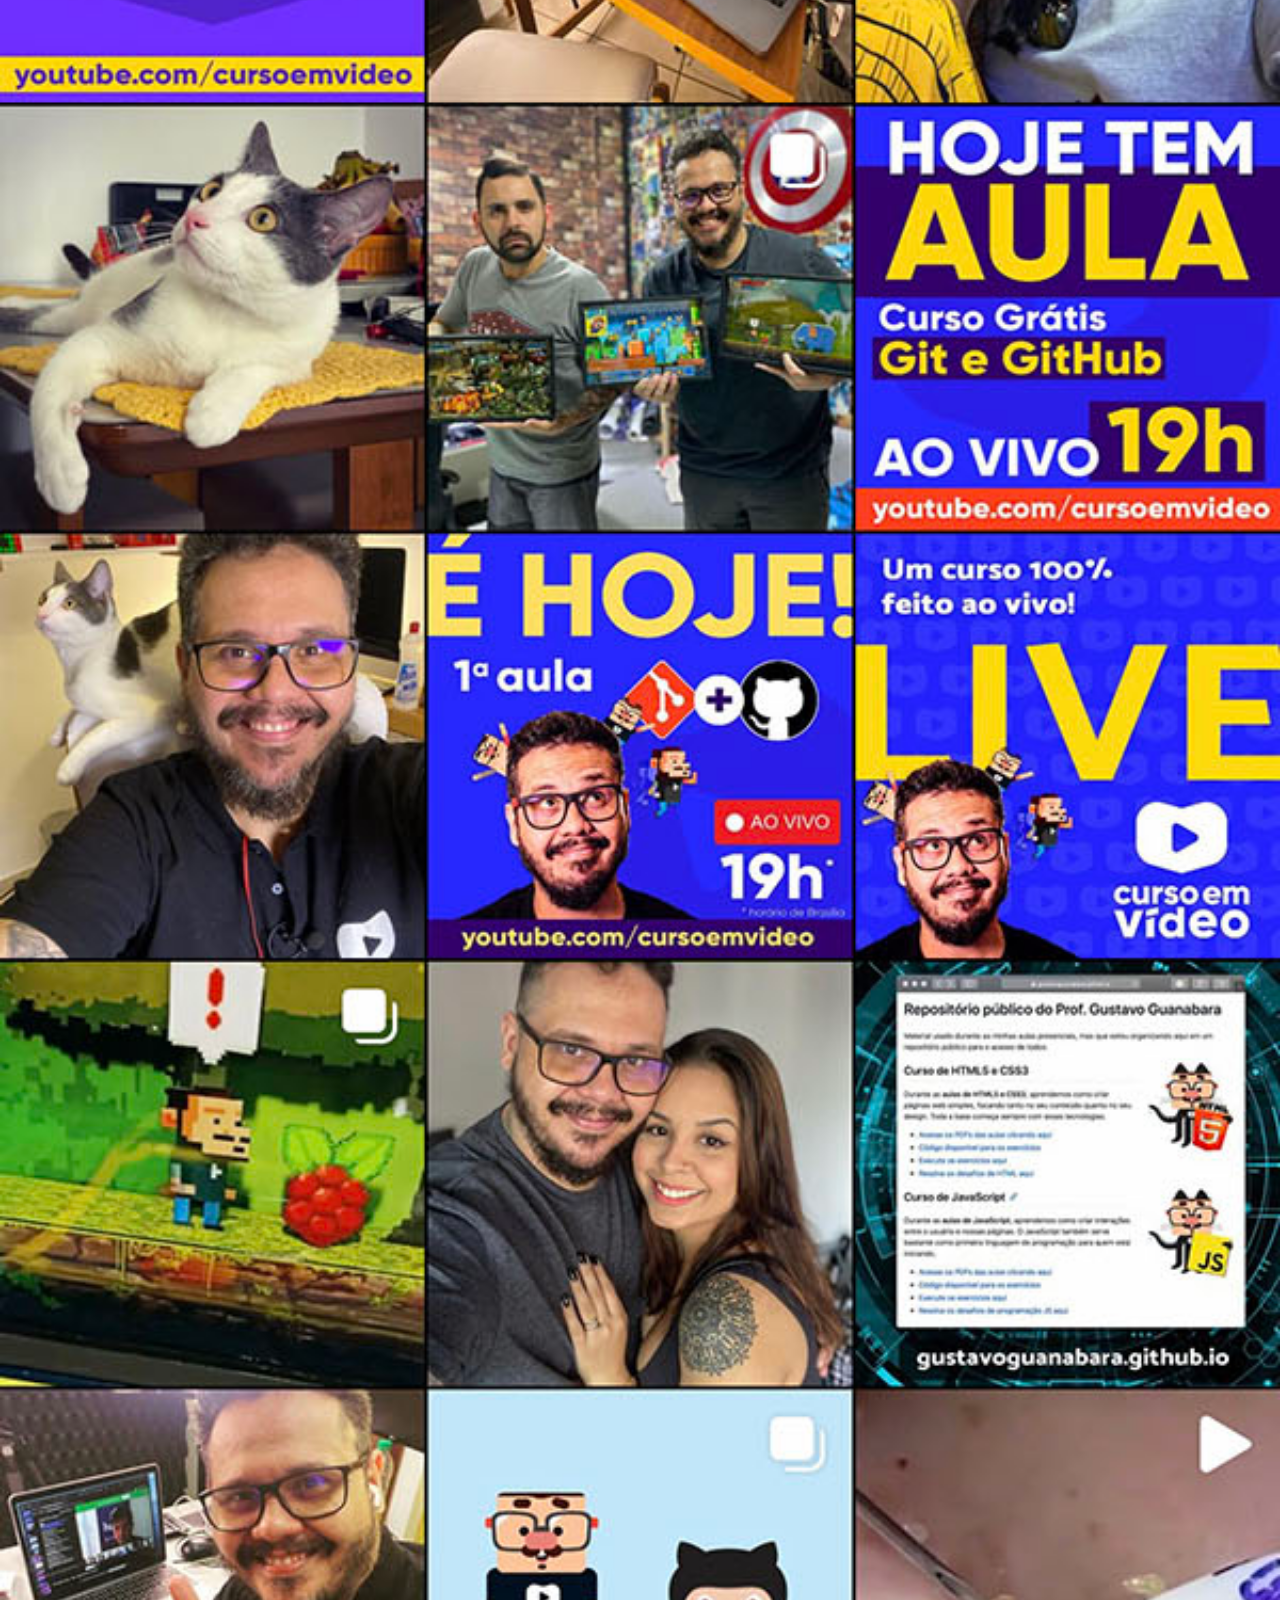
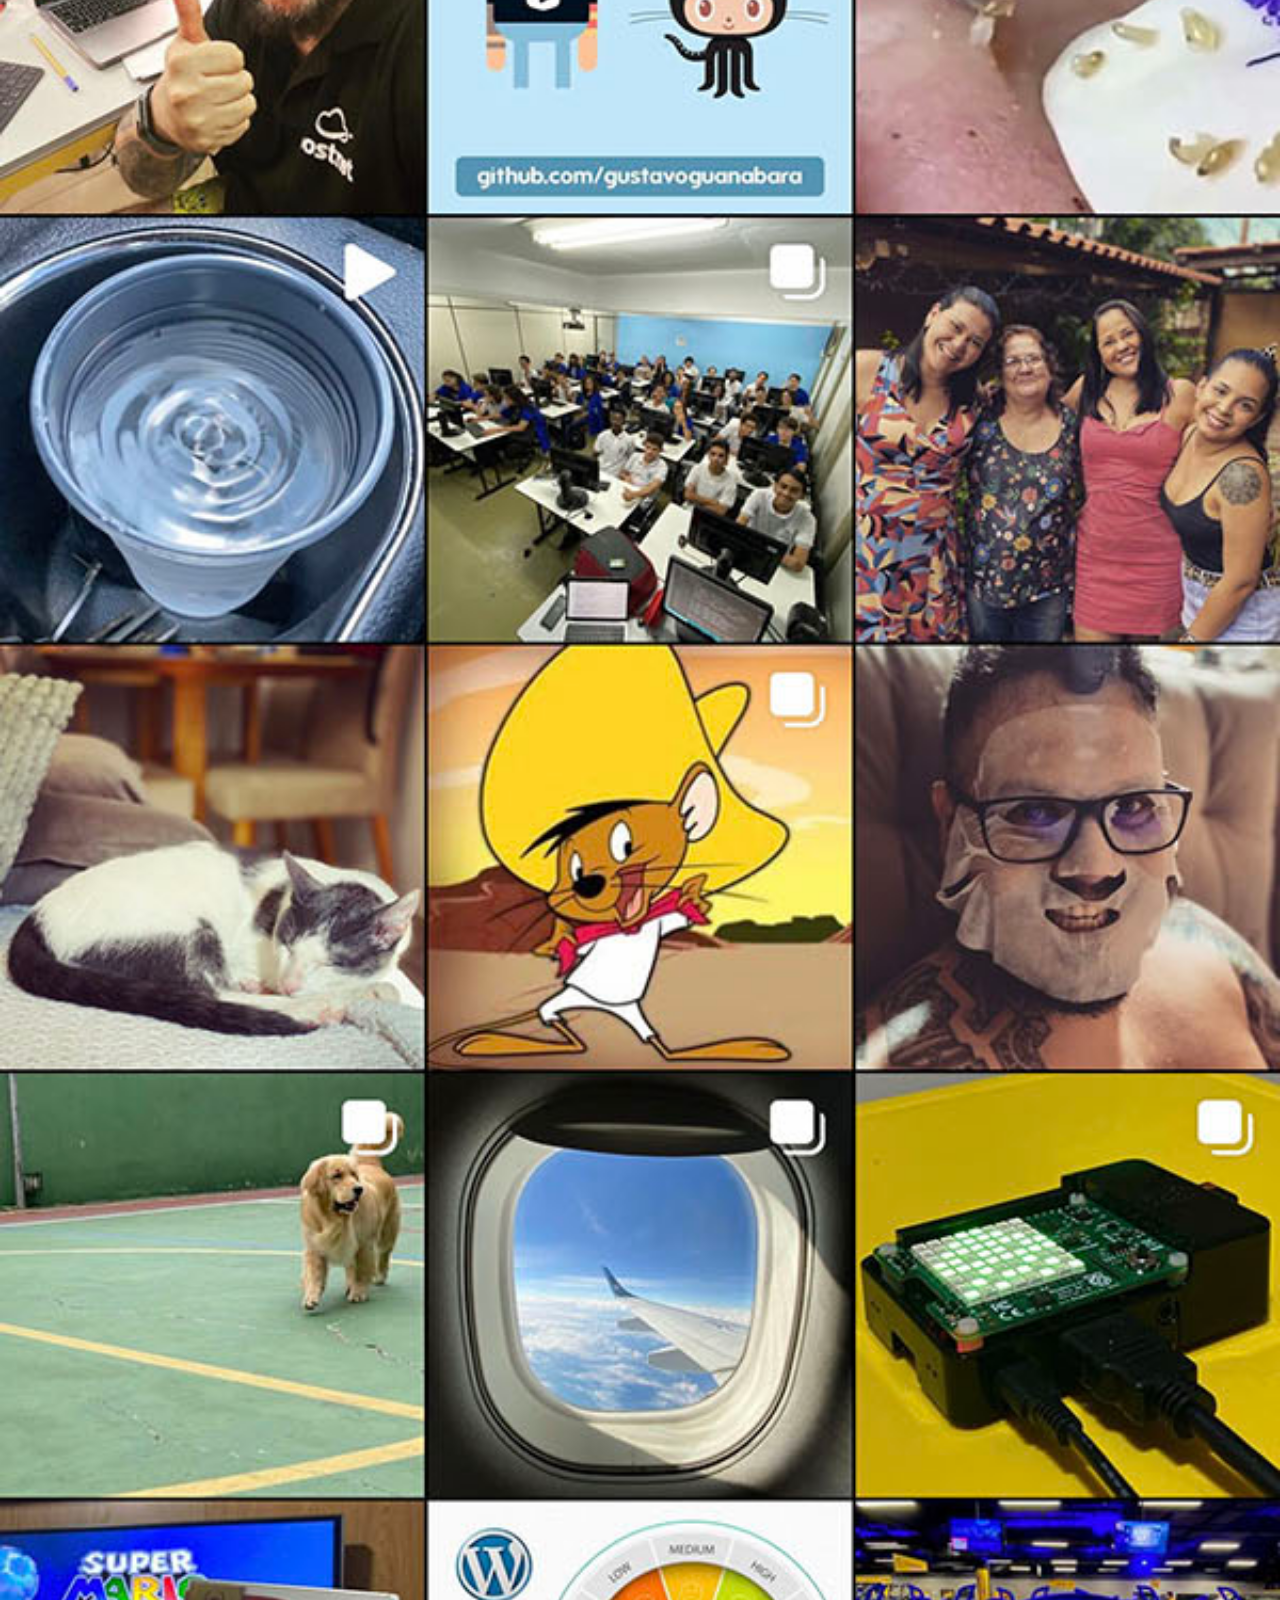
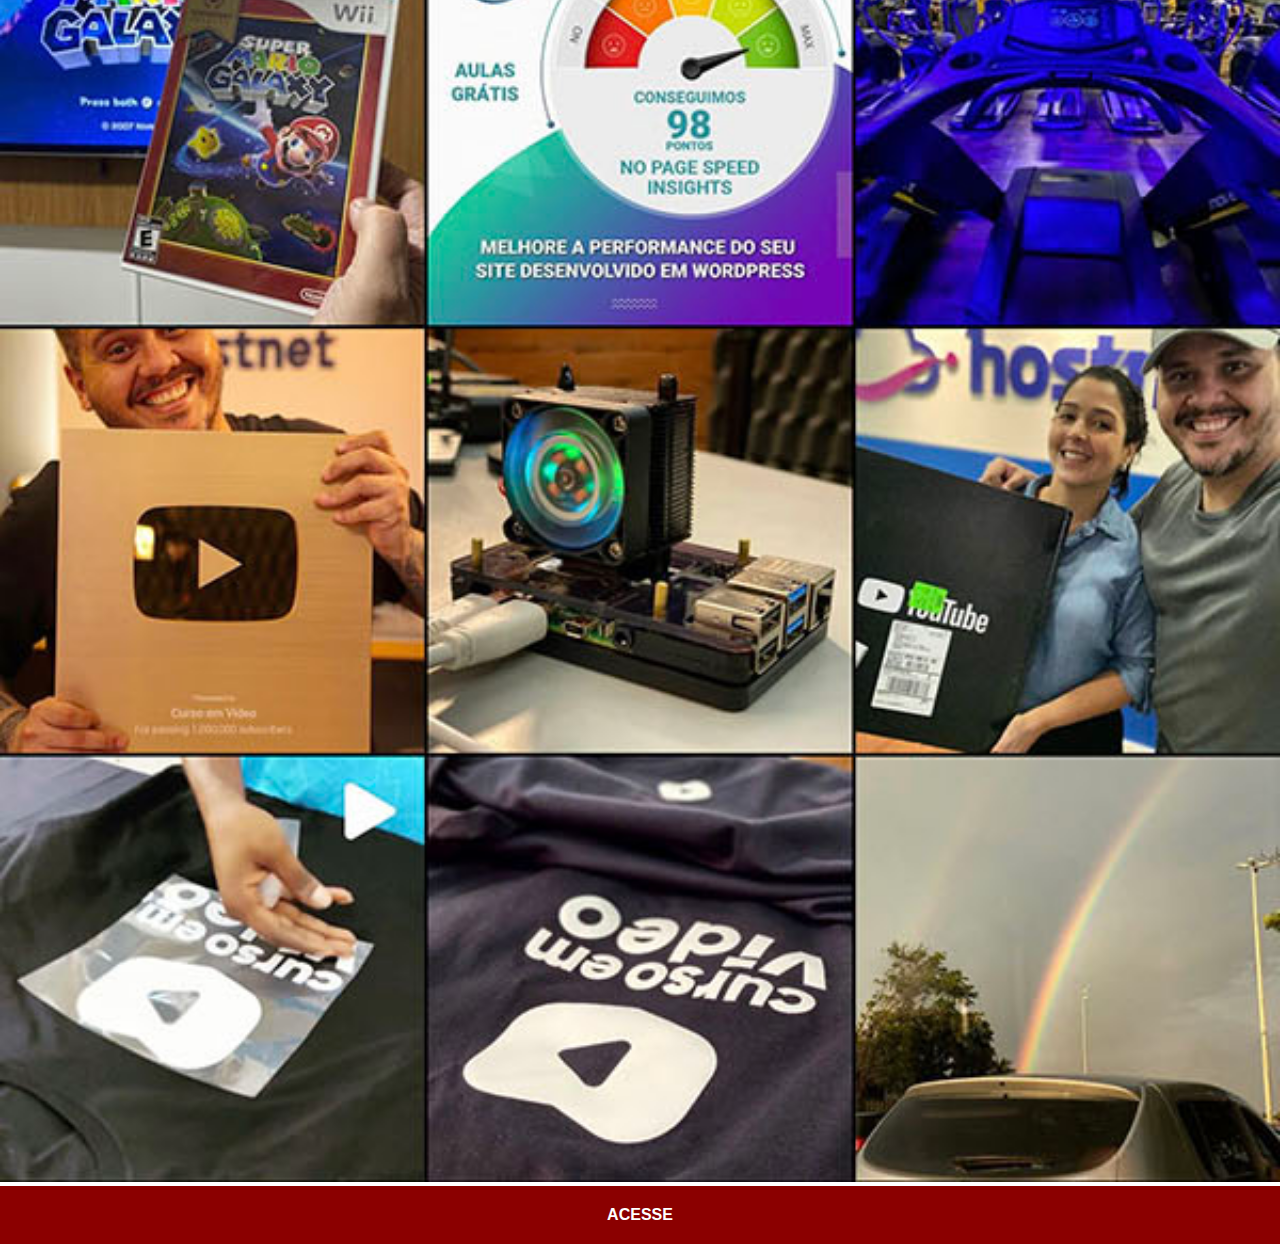
<file: instagram.html>
<!DOCTYPE html>
<html lang="pt-br">
<head>
    <meta charset="UTF-8">
    <meta name="viewport" content="width=device-width, initial-scale=1.0">
    <title>Instagram</title>
    <link rel="stylesheet" href="style/social.css">
</head>
<body>
    <img src="img/tela-instagram.jpg" alt="Instagram">
    <a href="https://www.instagram.com/joaorocha14_/" target="_blank">ACESSE</a>
</body>
</html>
</file>
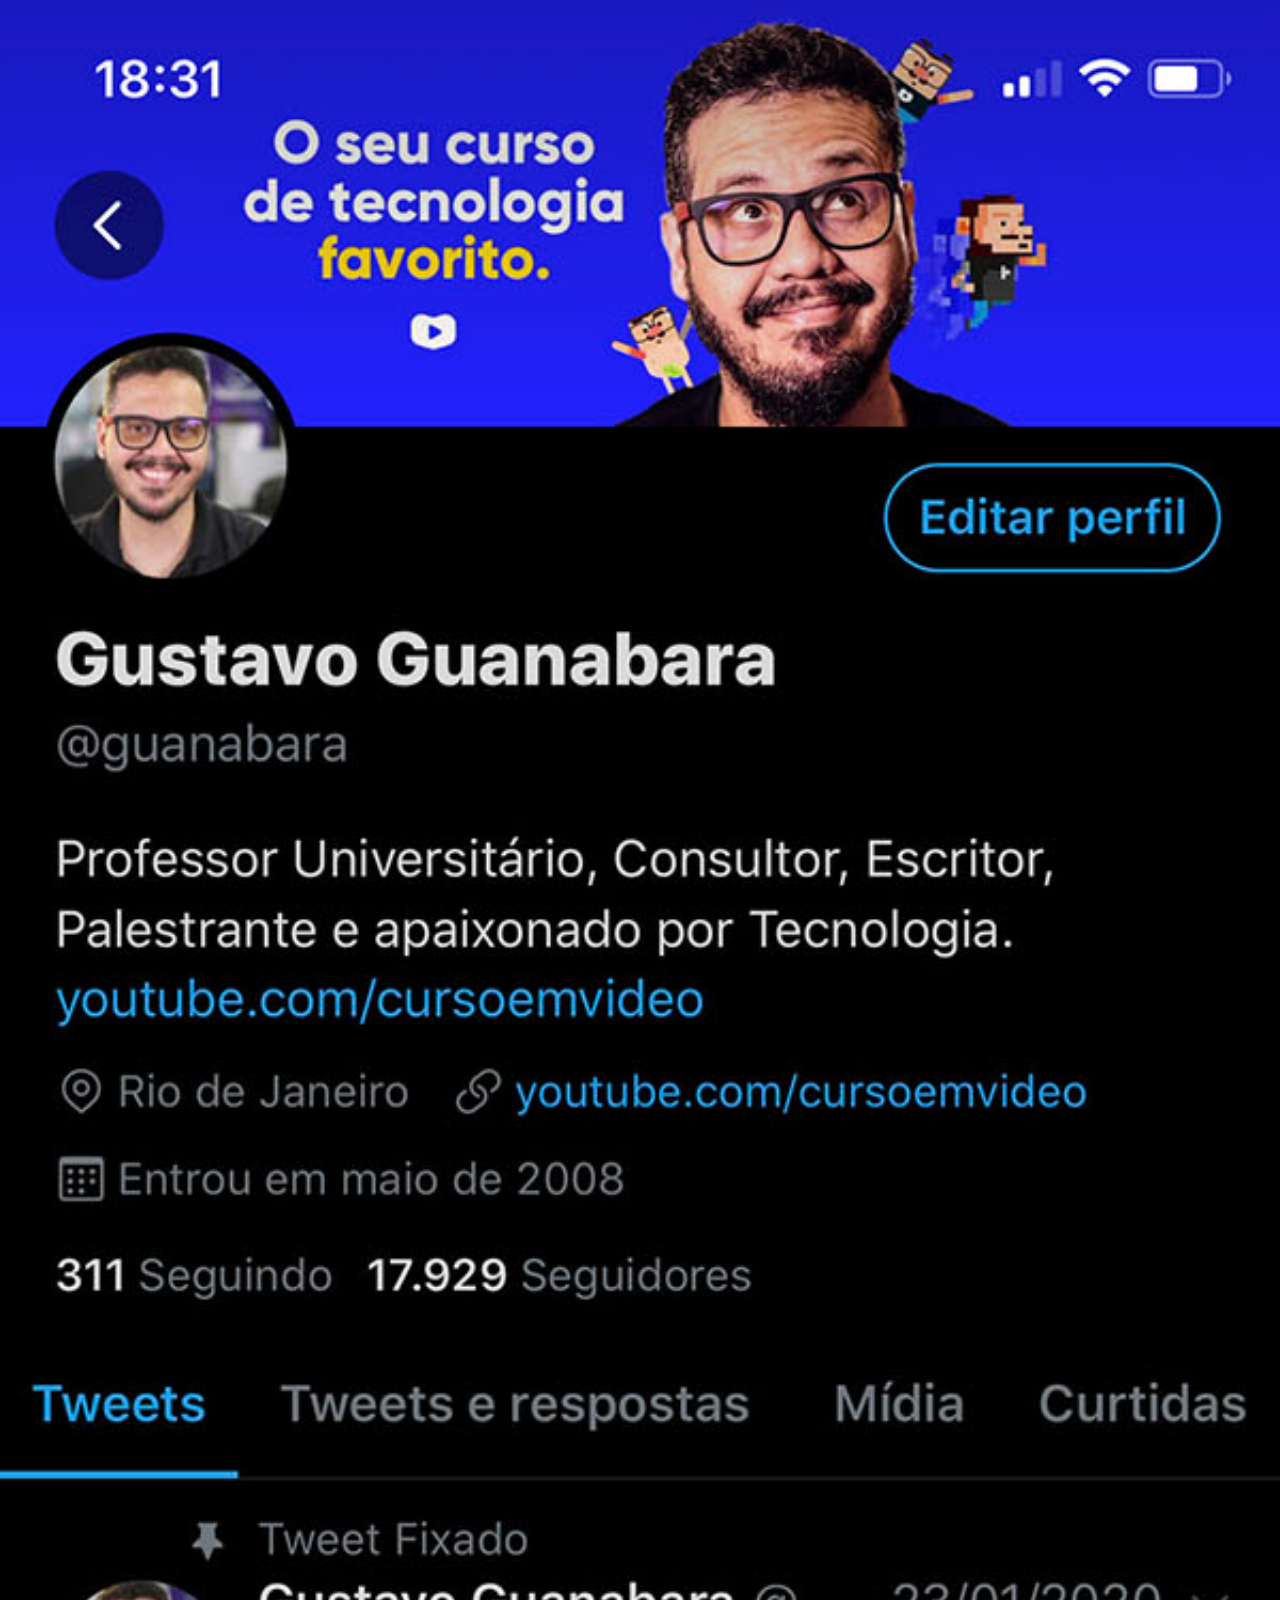
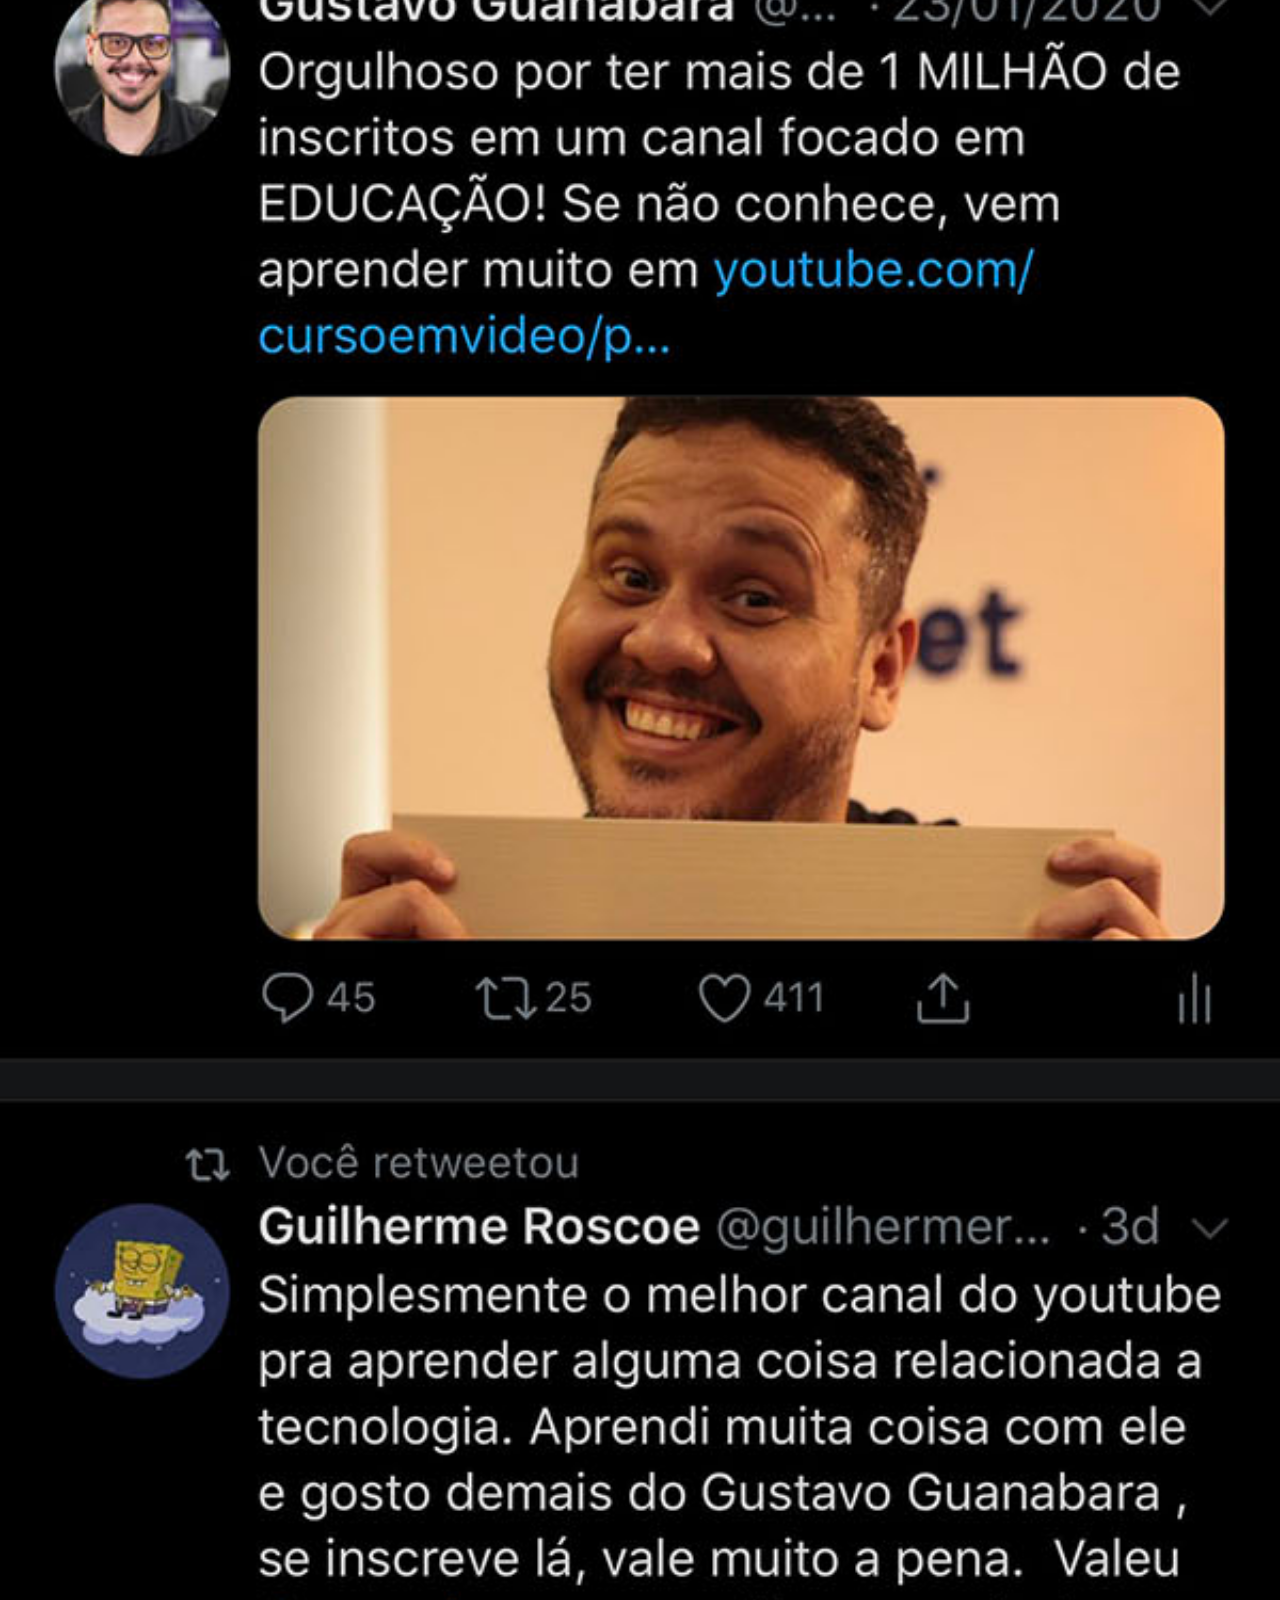
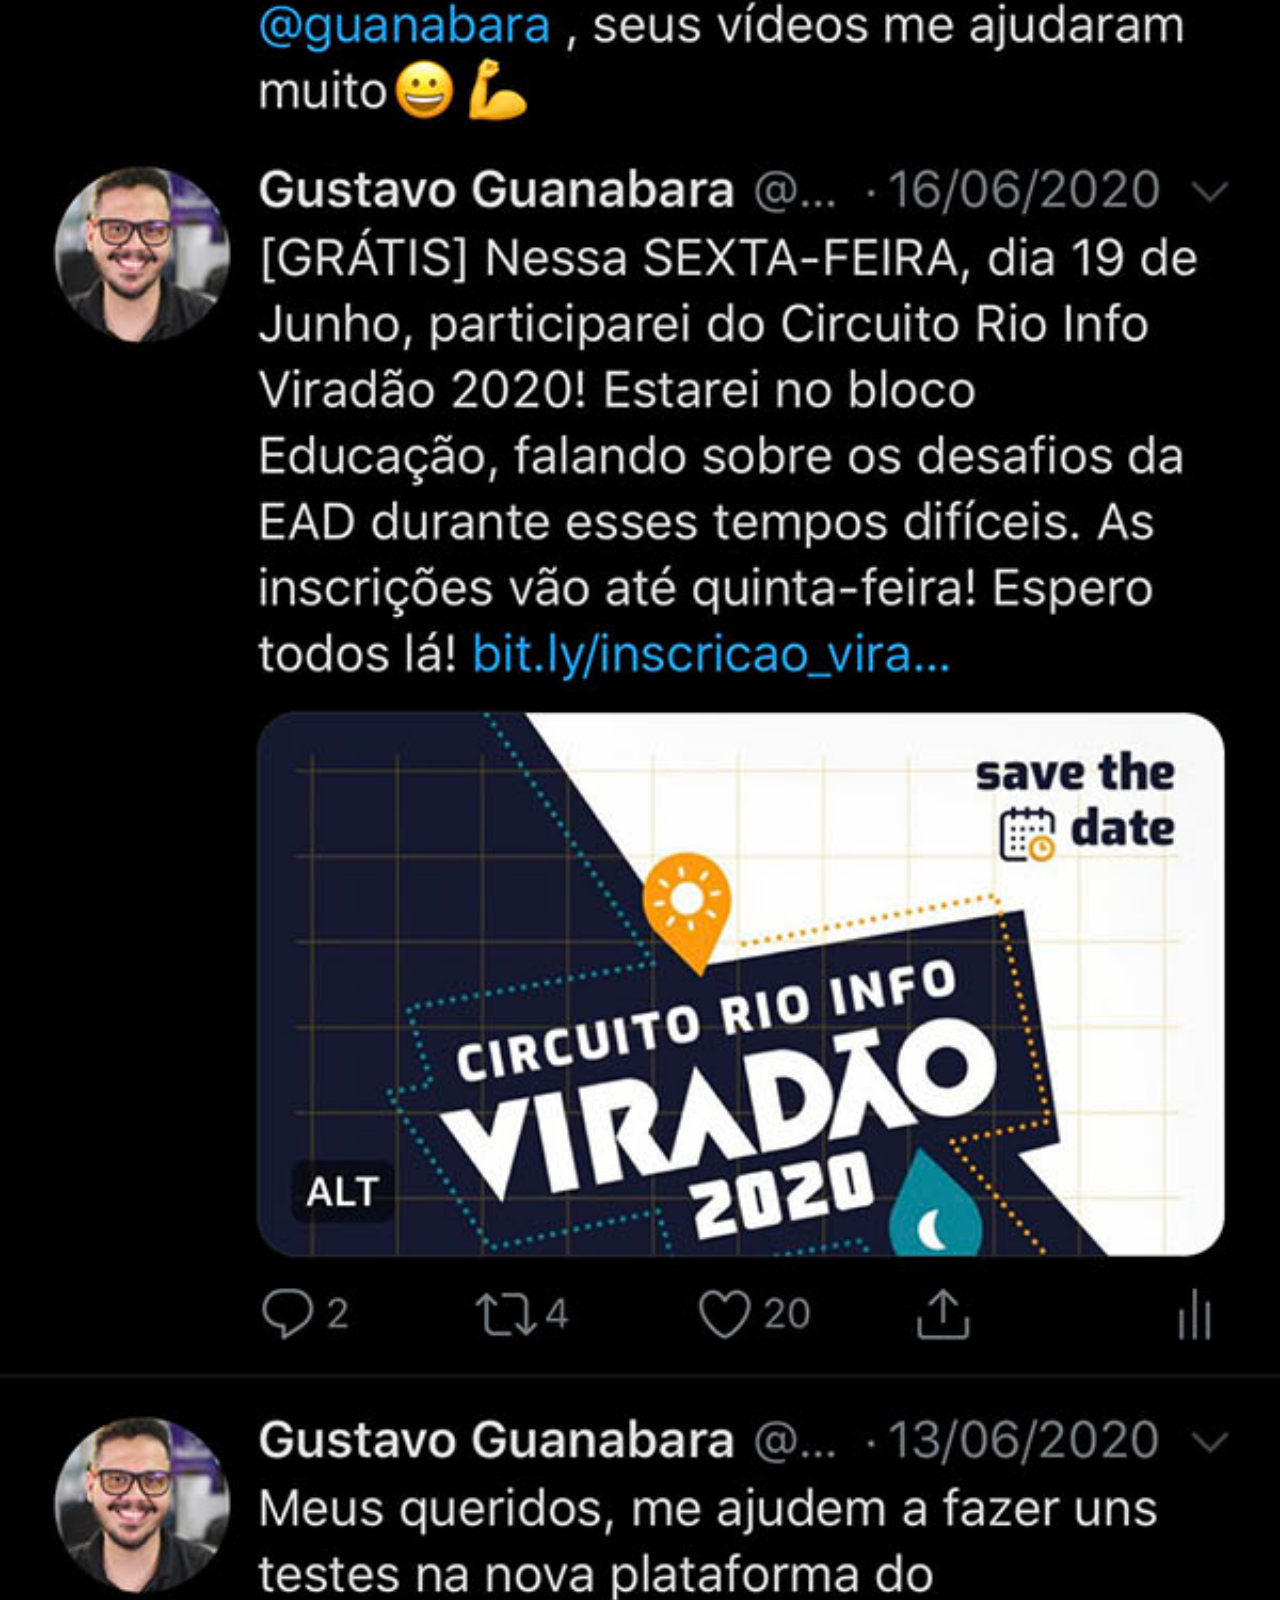
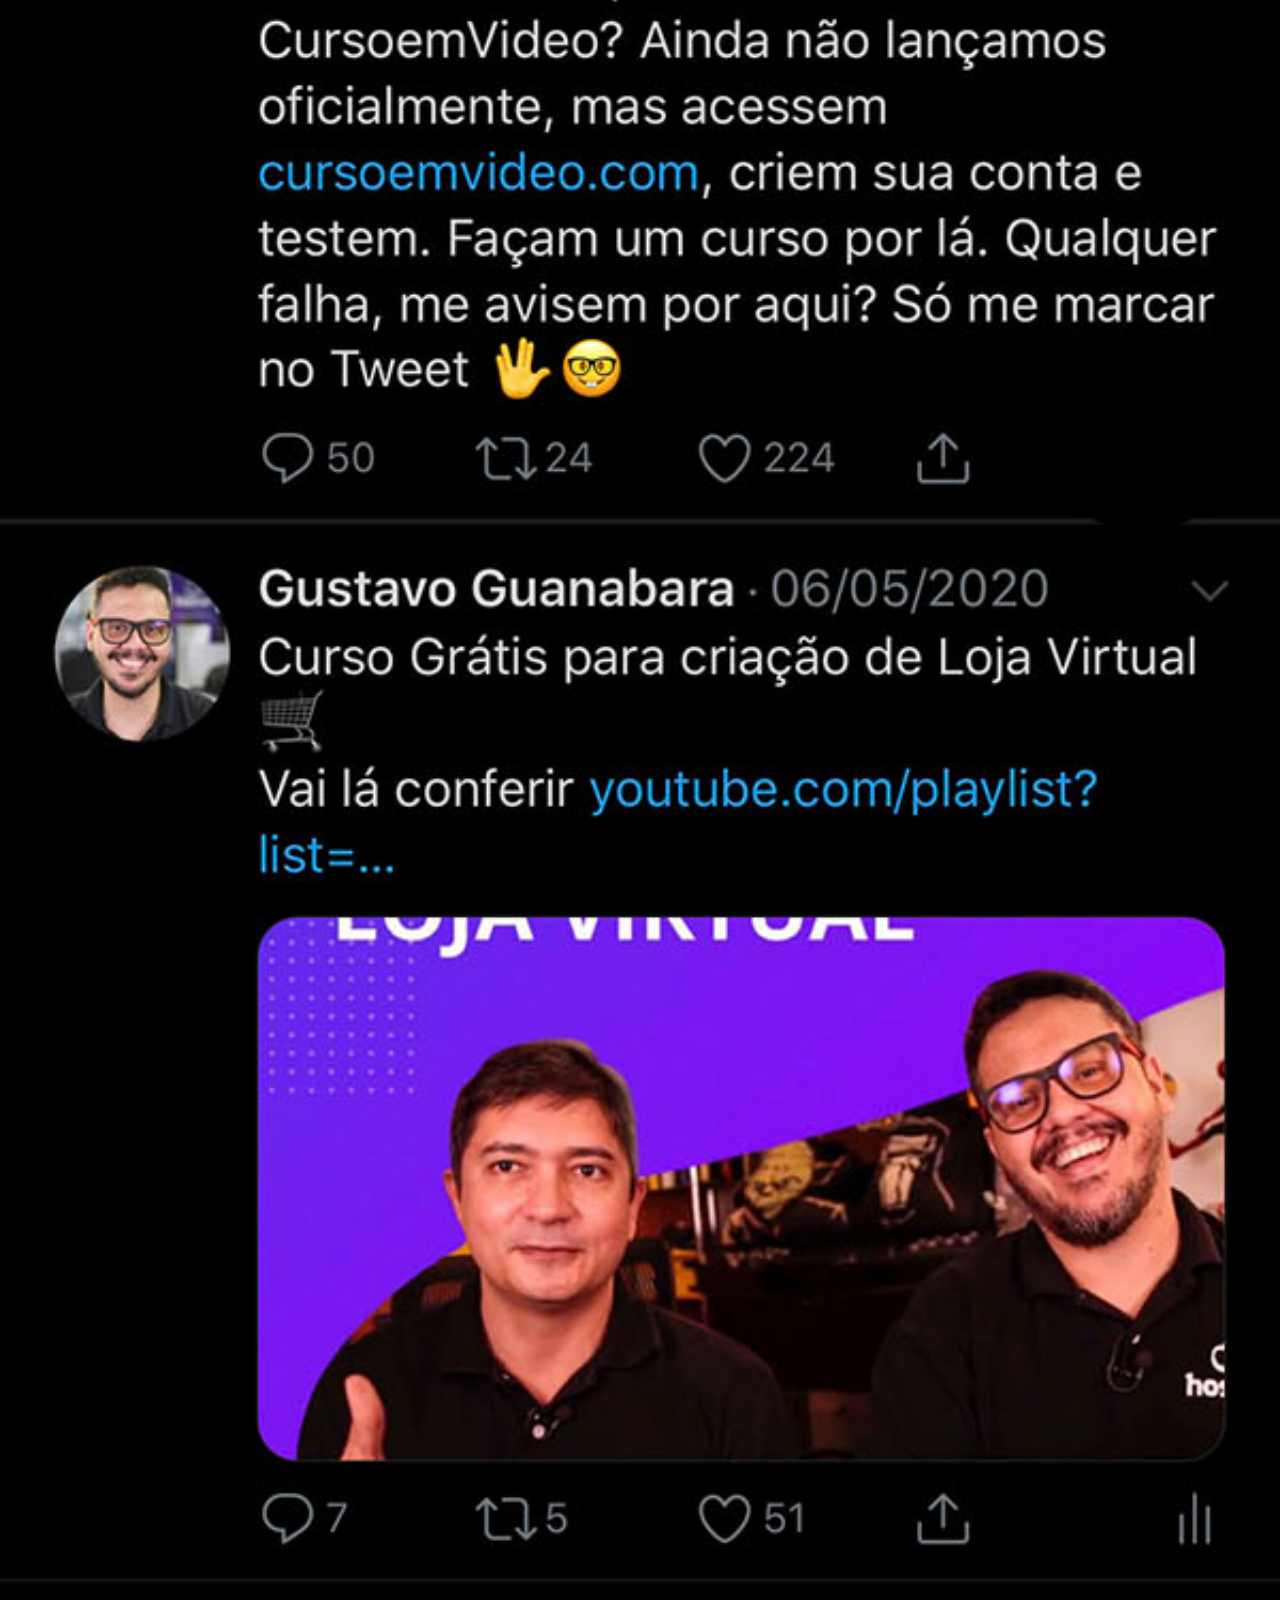
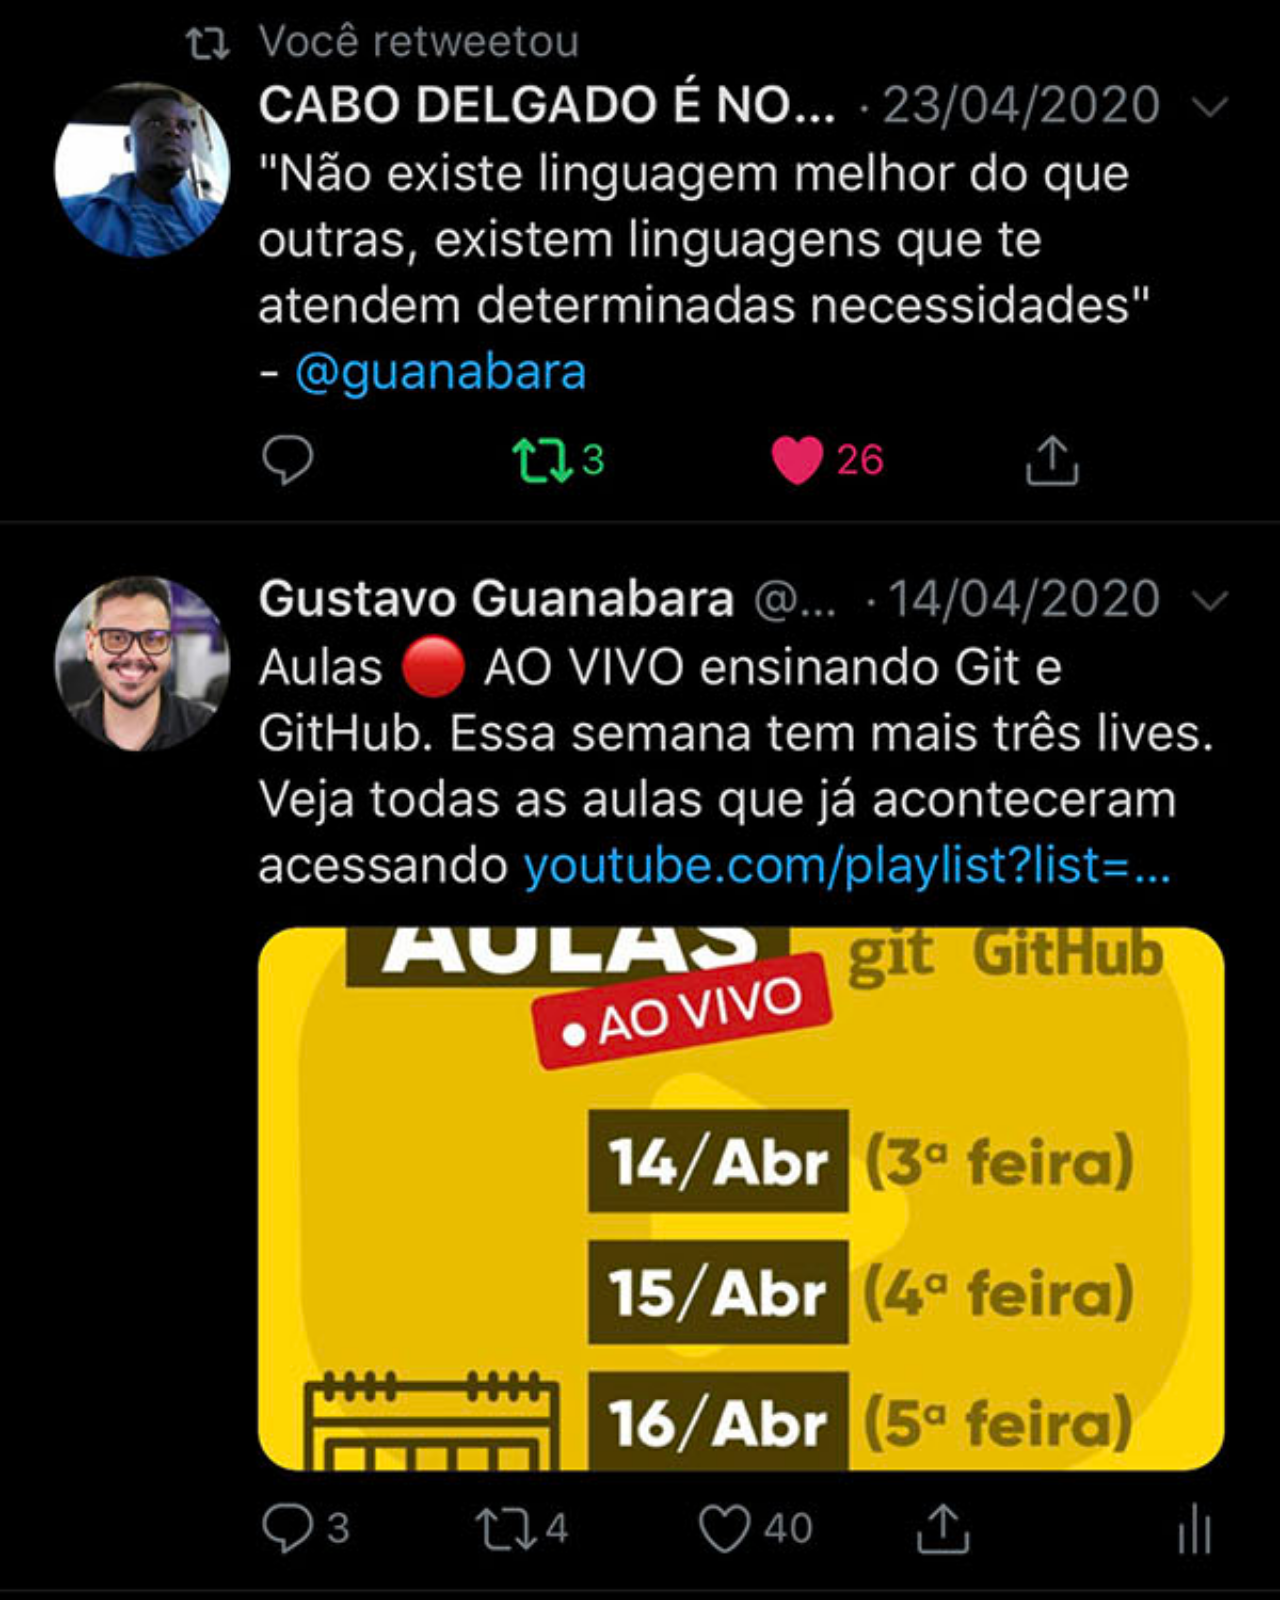
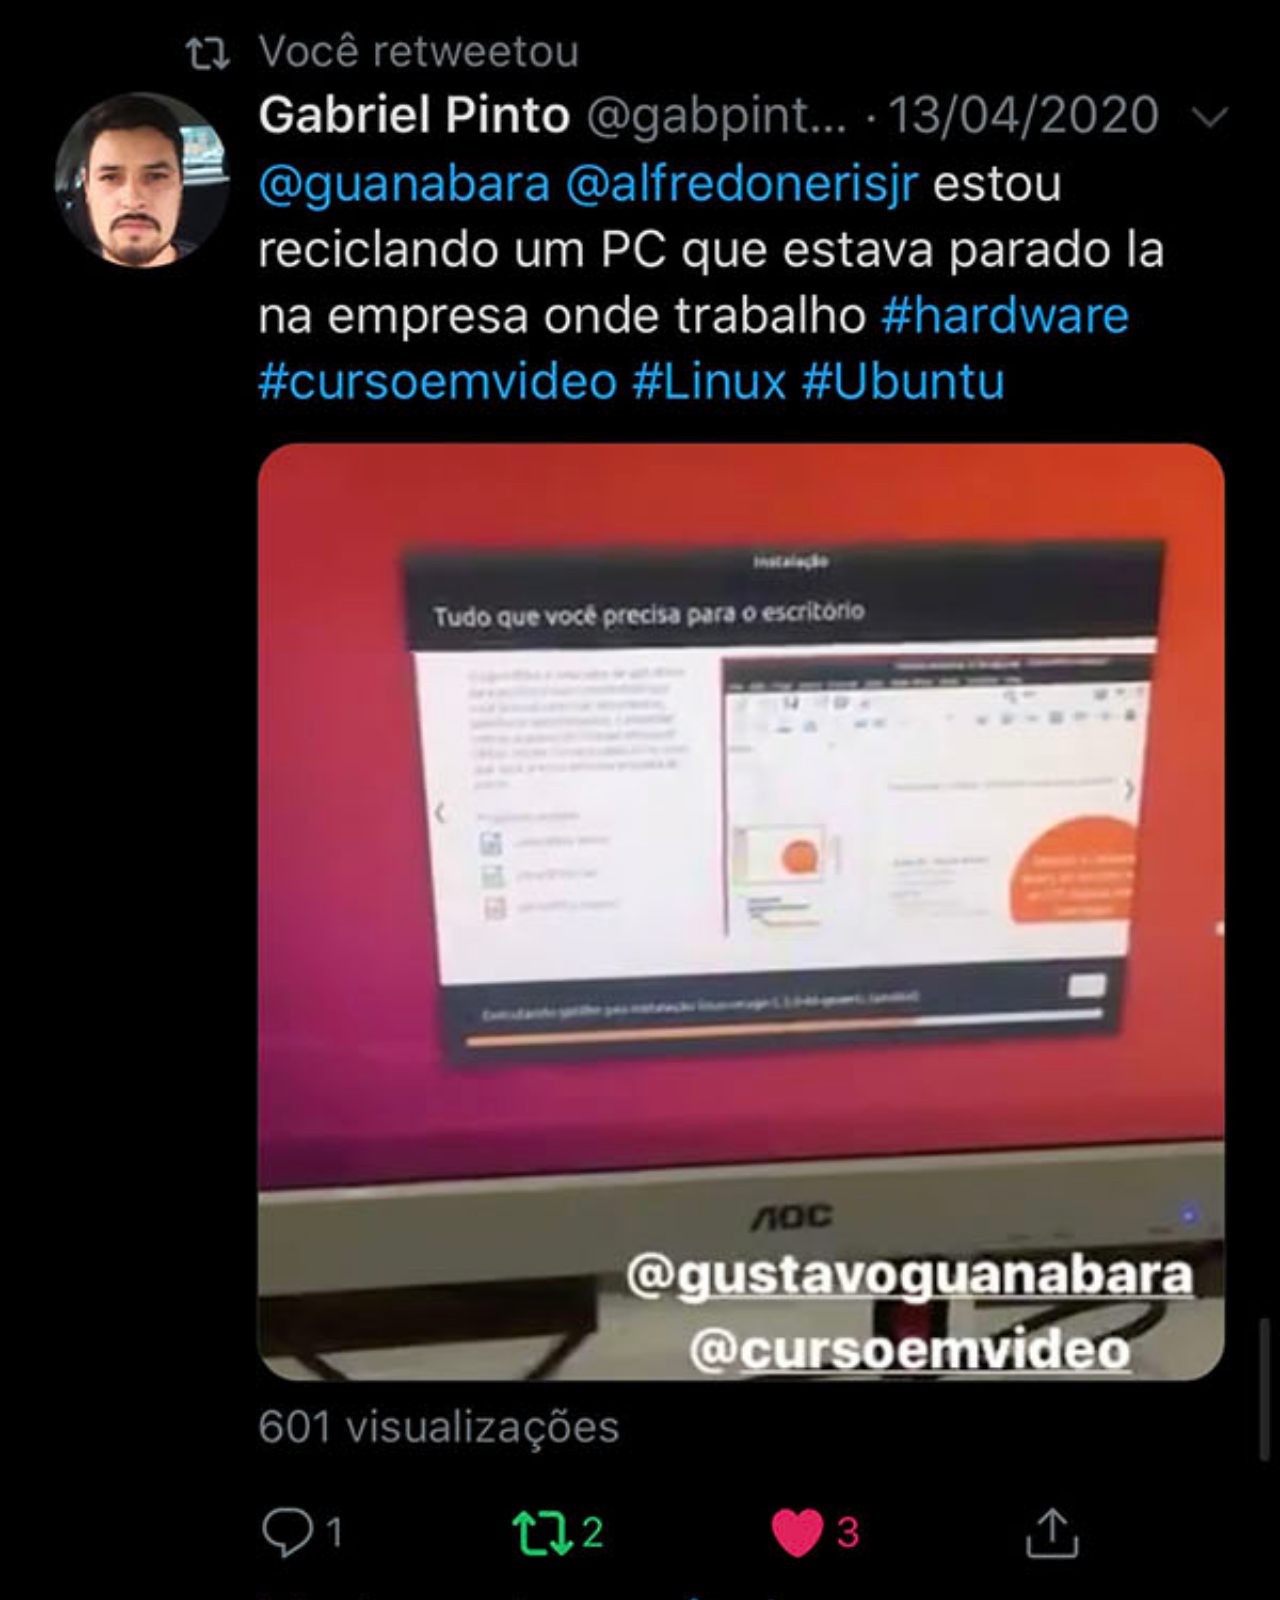
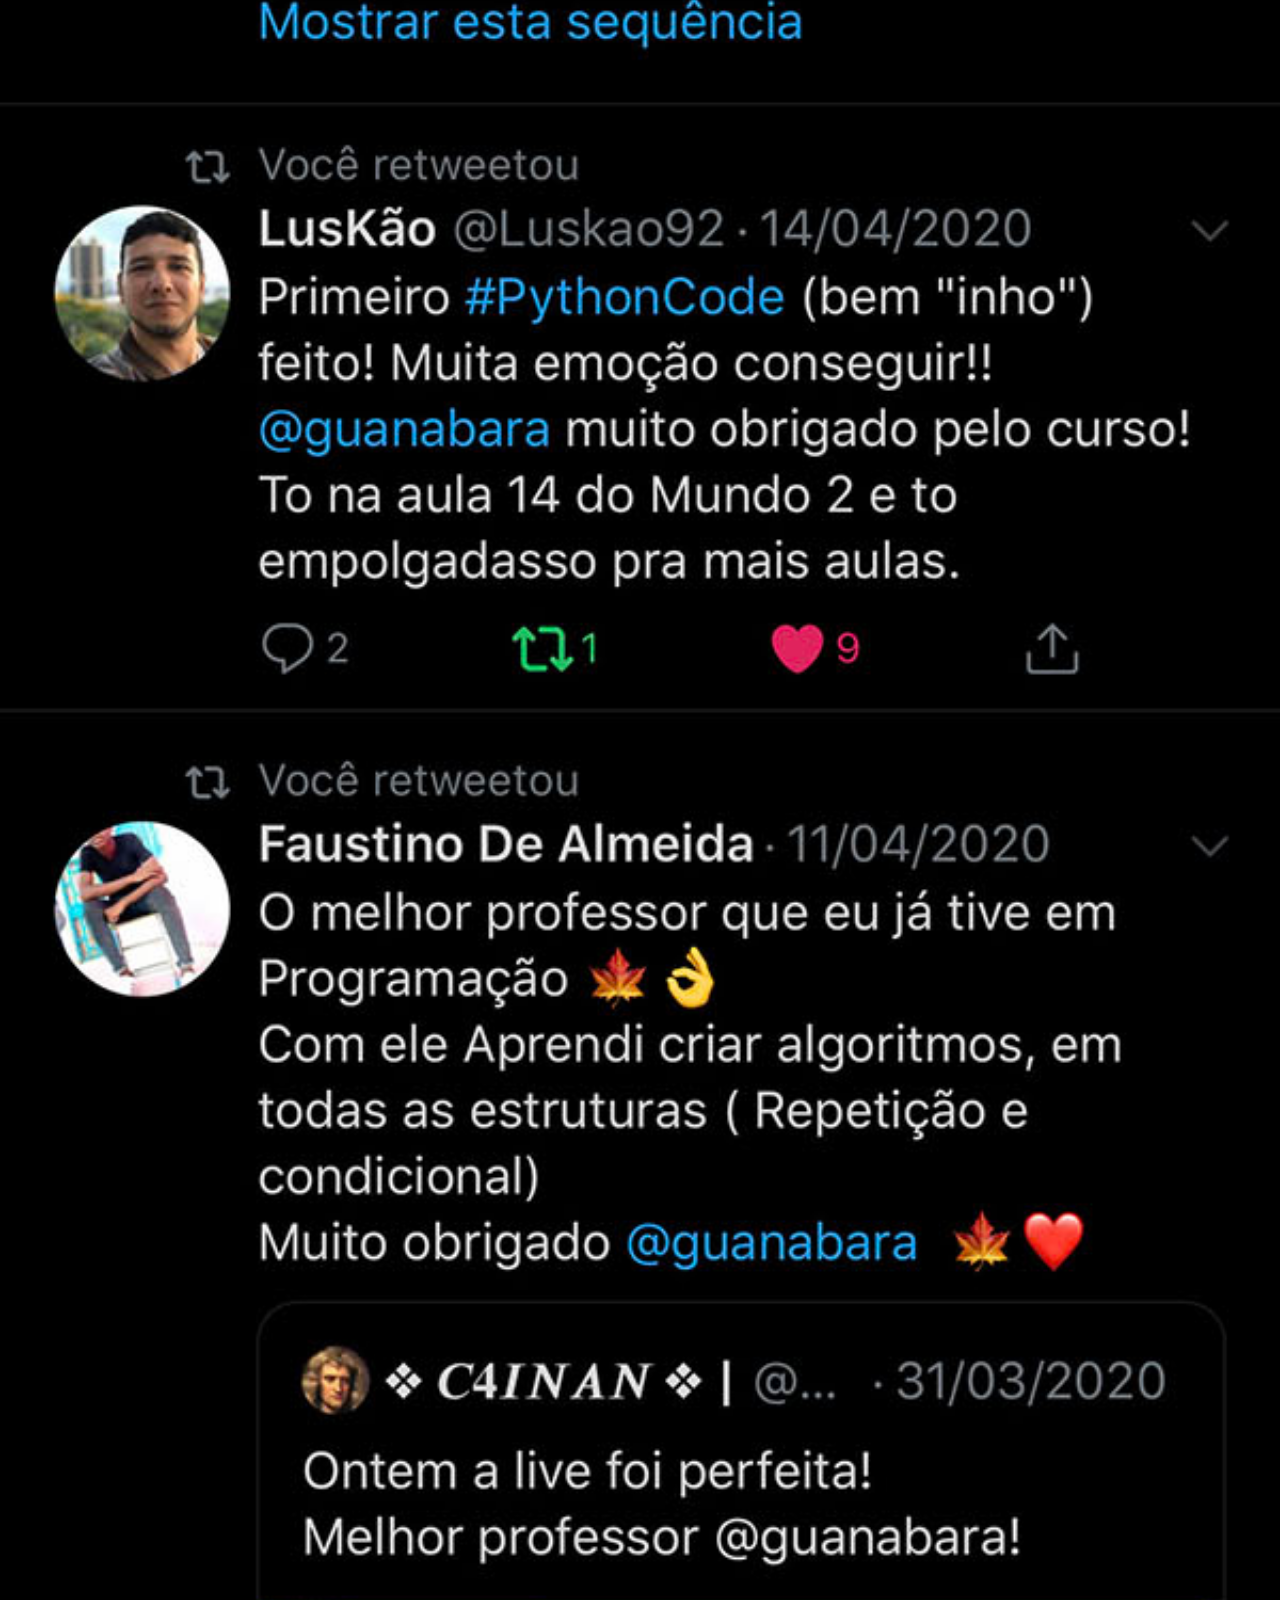
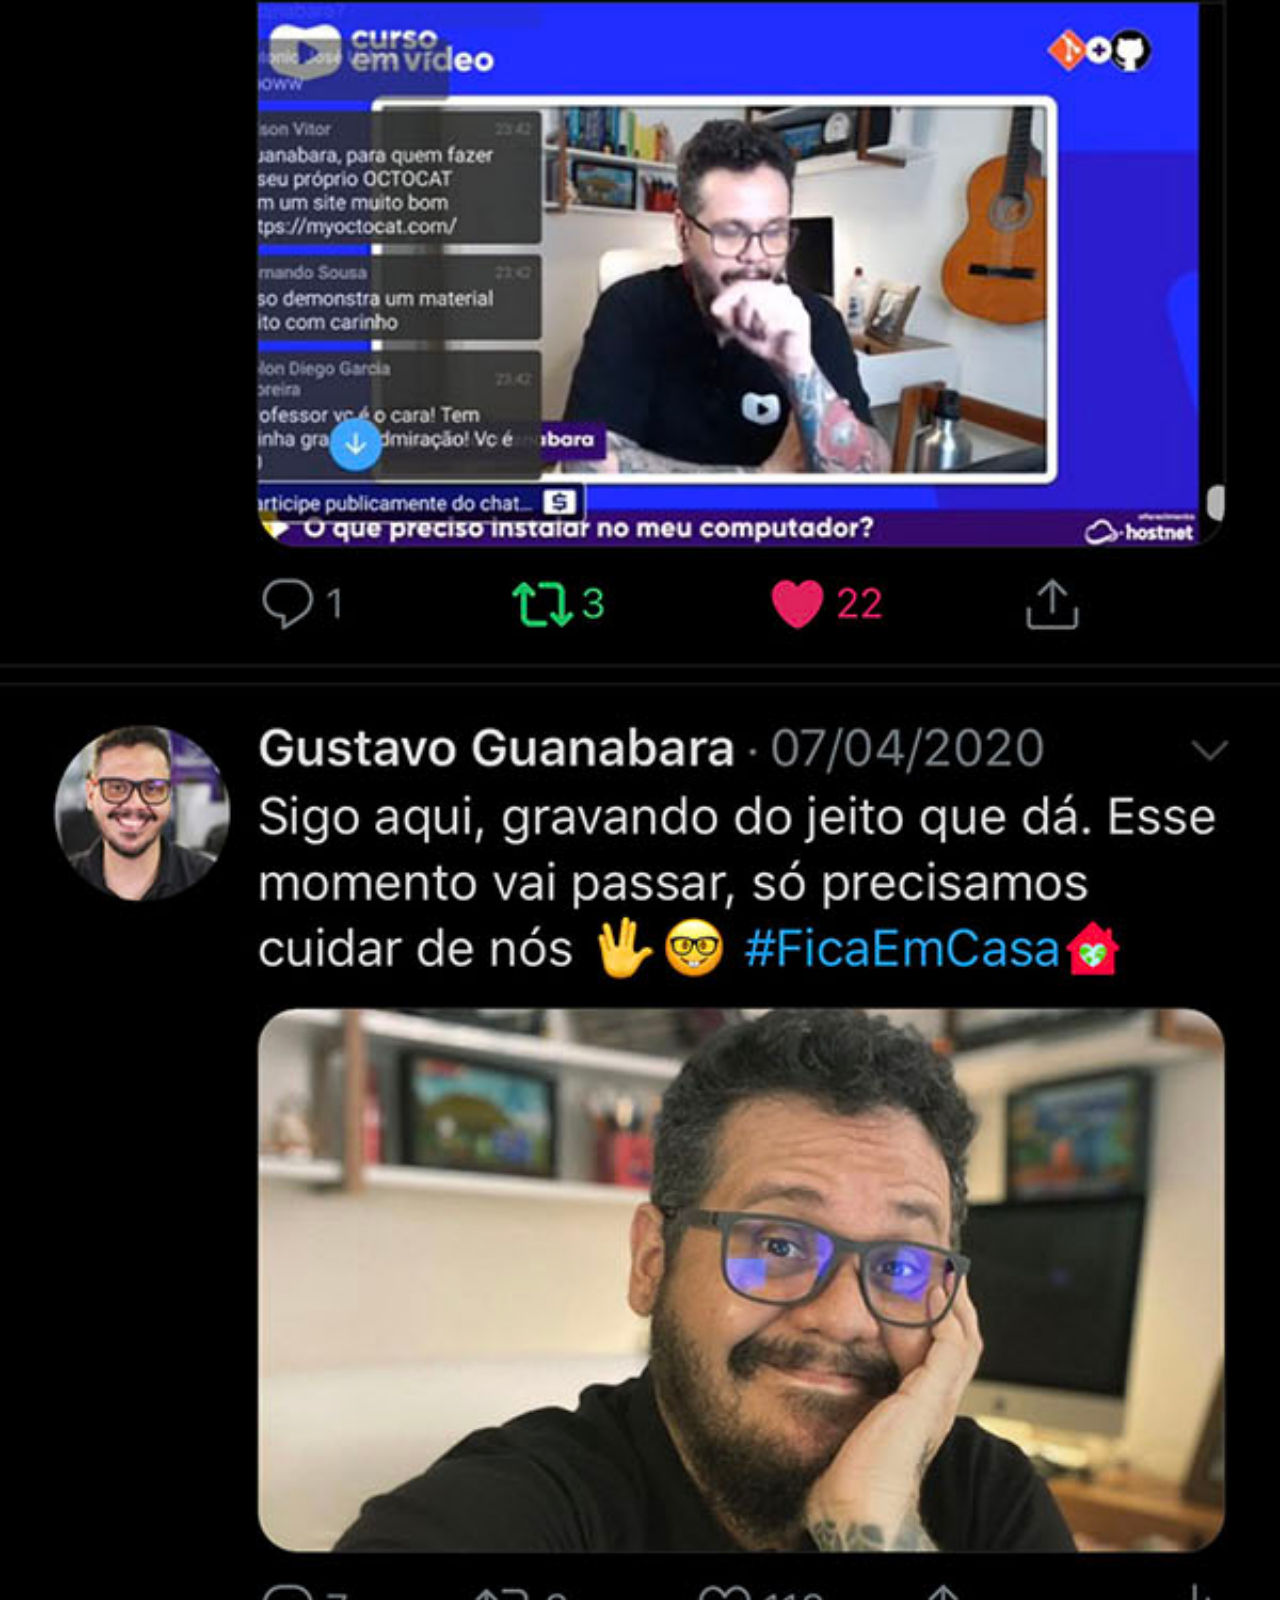
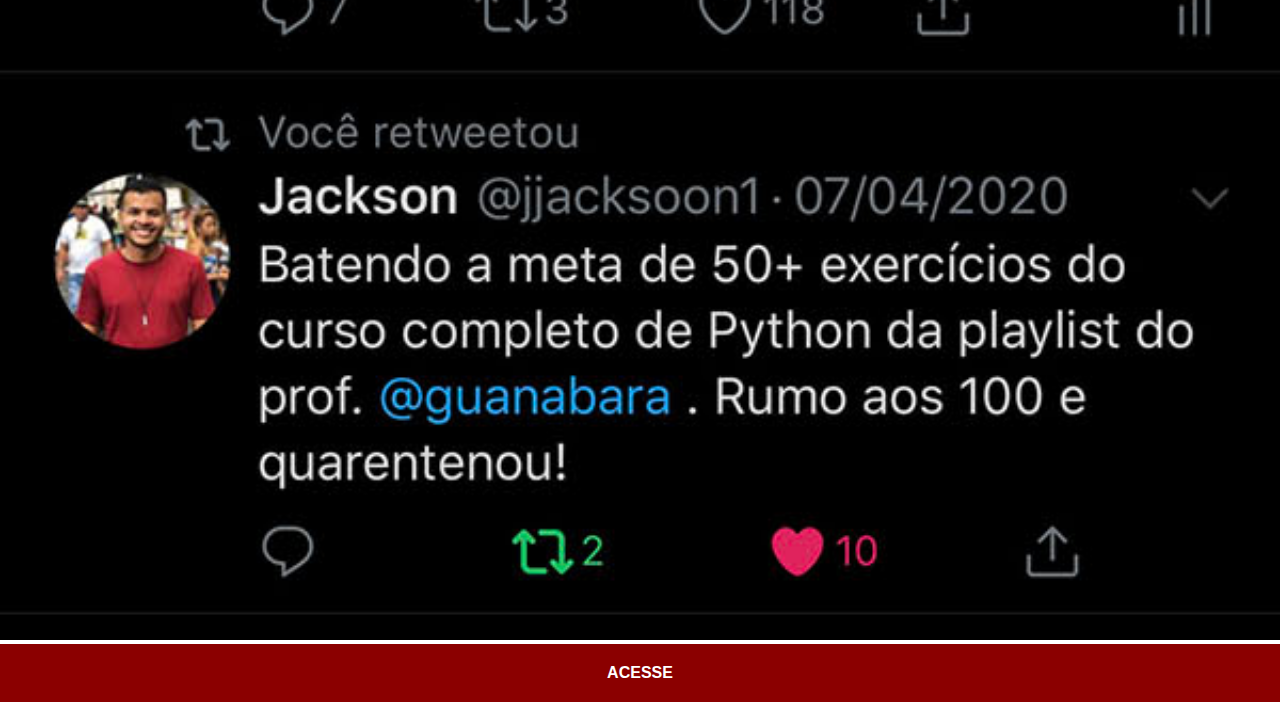
<file: twitter.html>
<!DOCTYPE html>
<html lang="pt-br">
<head>
    <meta charset="UTF-8">
    <meta name="viewport" content="width=device-width, initial-scale=1.0">
    <title>Twitter</title>
    <link rel="stylesheet" href="style/social.css">
</head>
<body>
    <img src="img/tela-twitter.jpg" alt="twitter">
    <a href="https://twitter.com/xururocha" target="_blank">ACESSE</a>
</body>
</html>
</file>
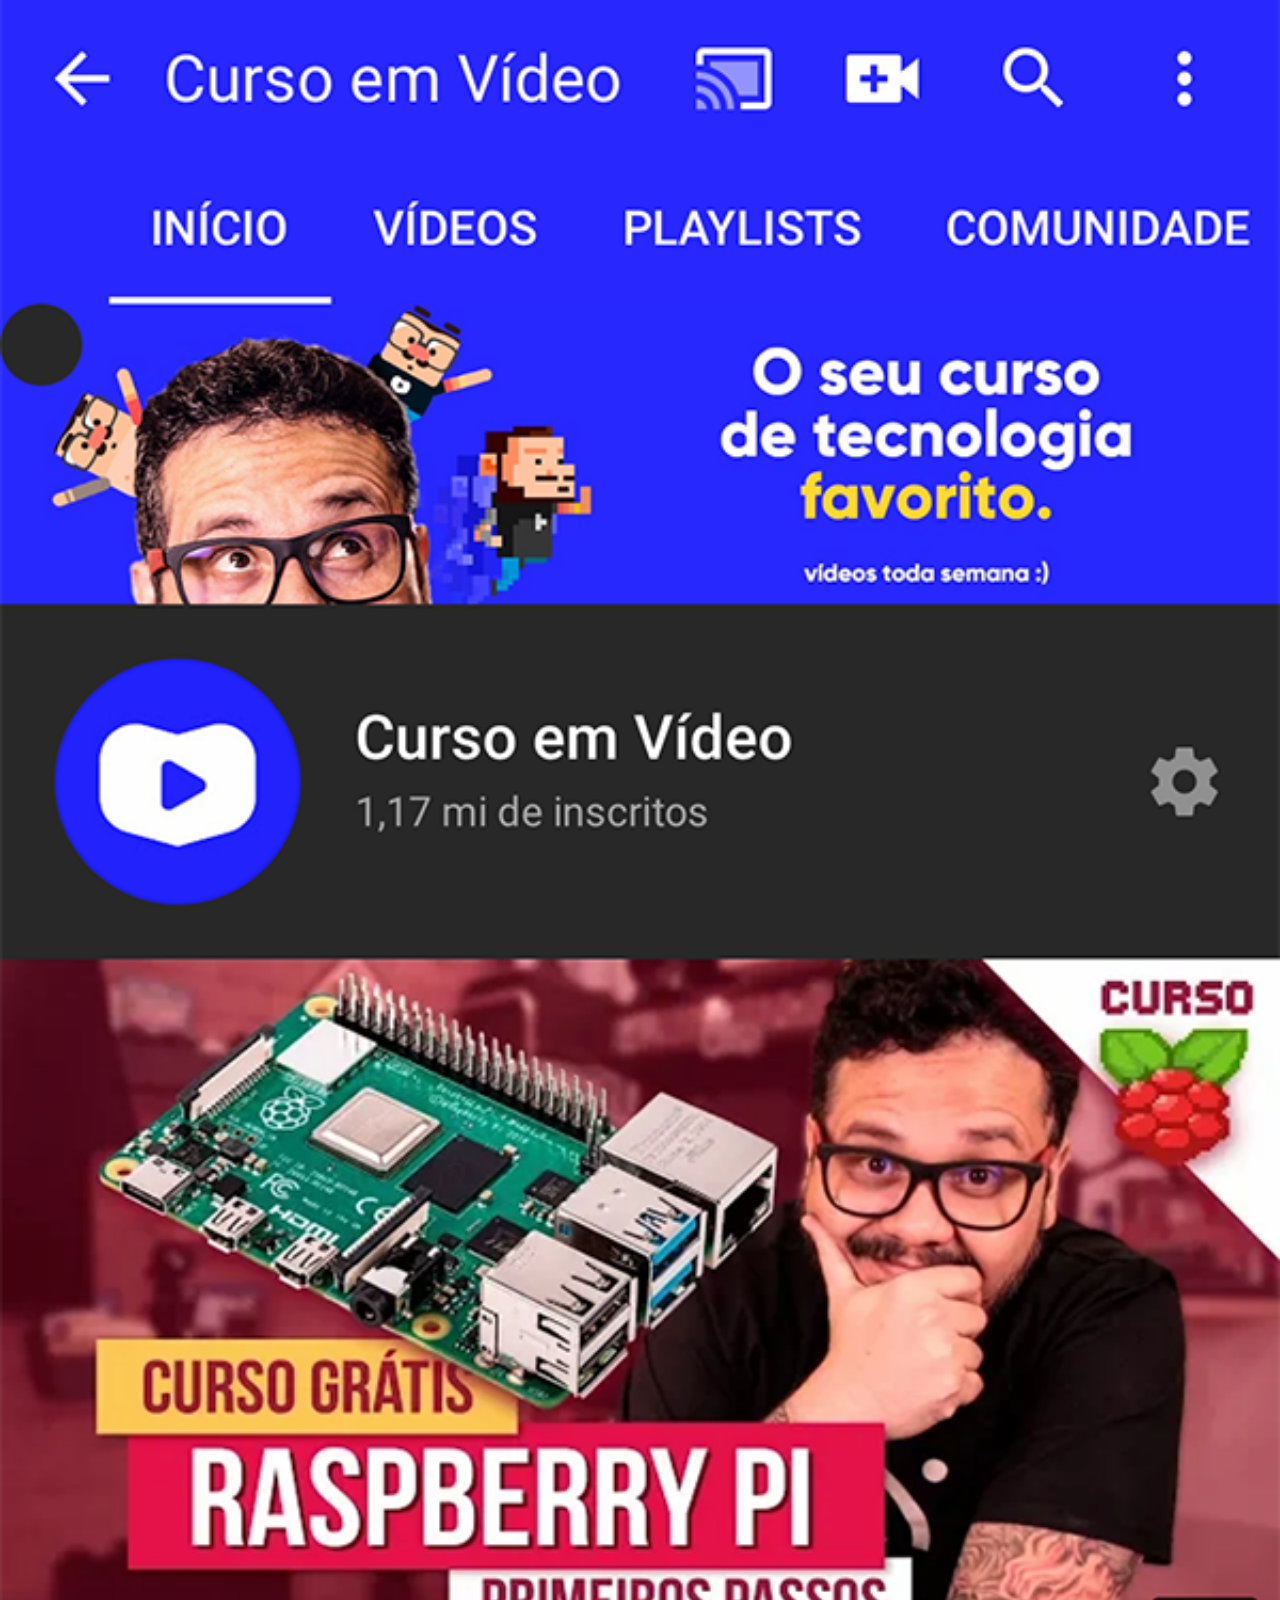
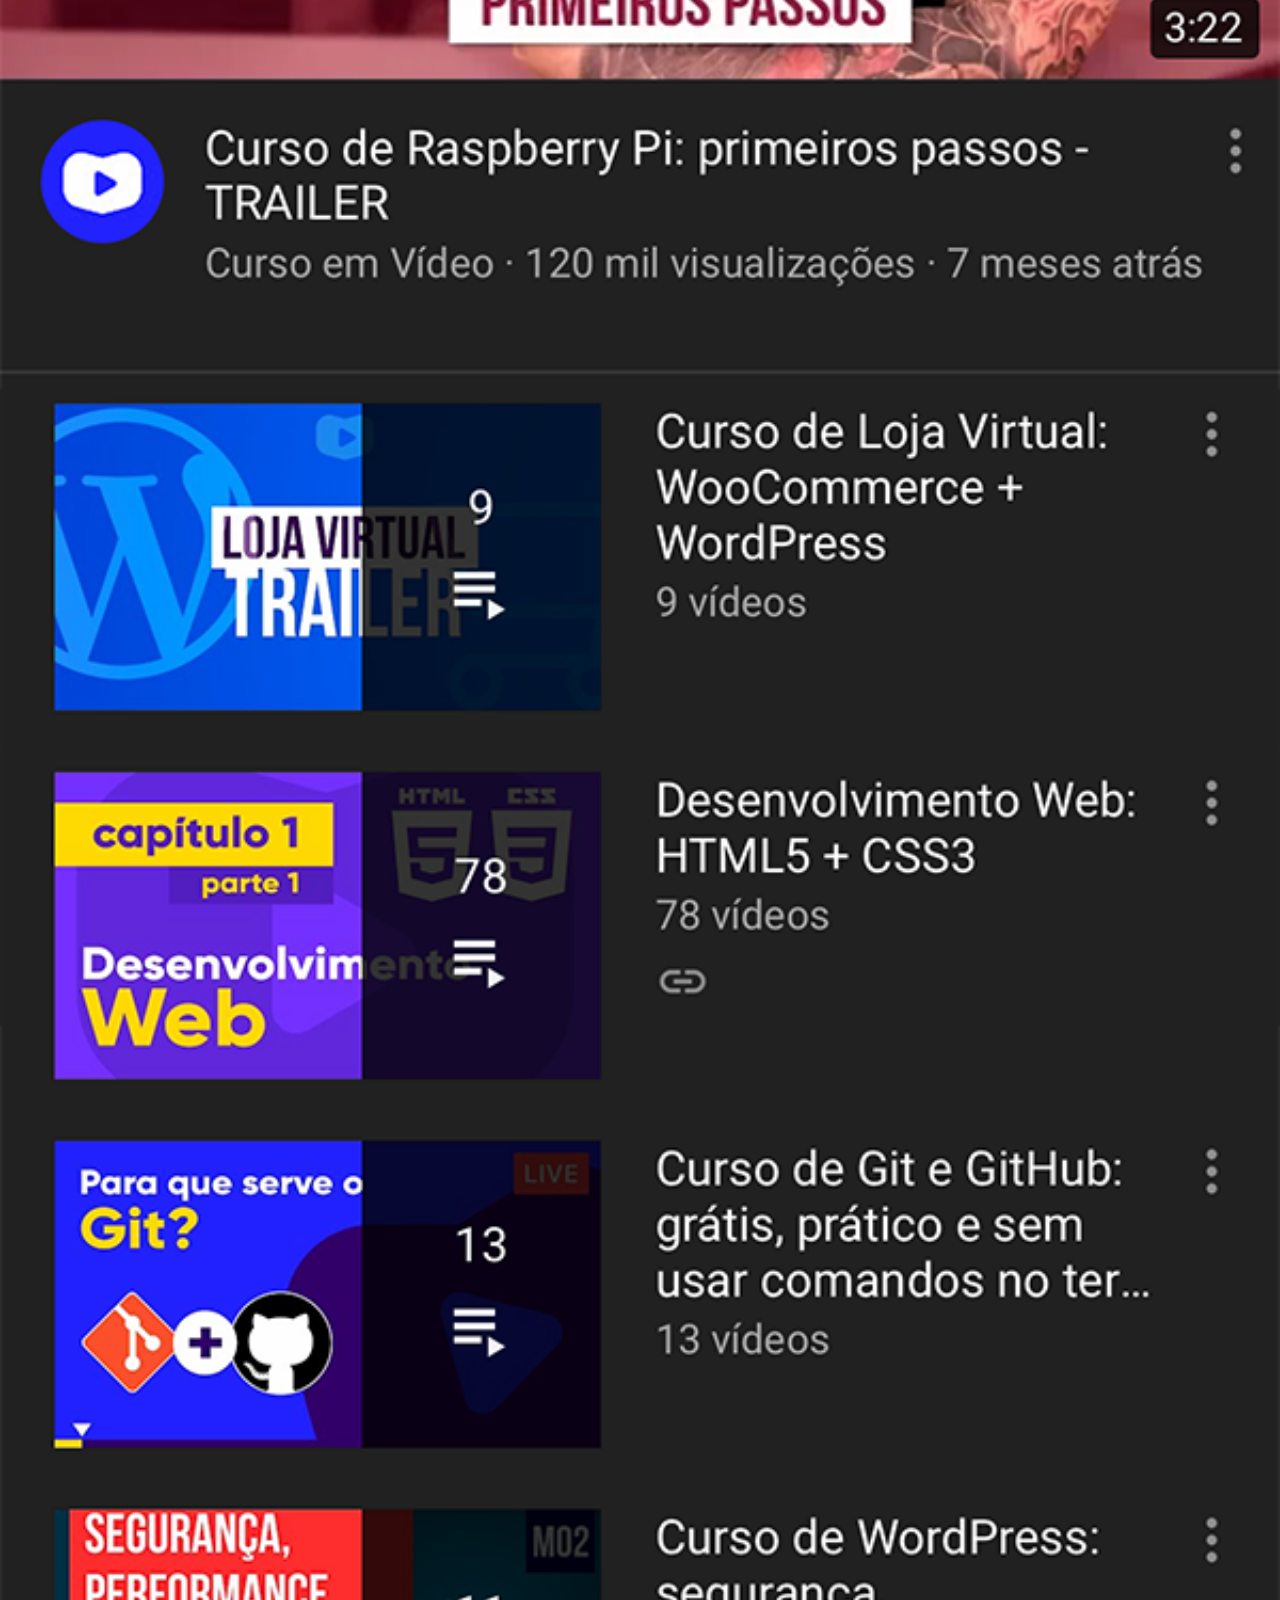
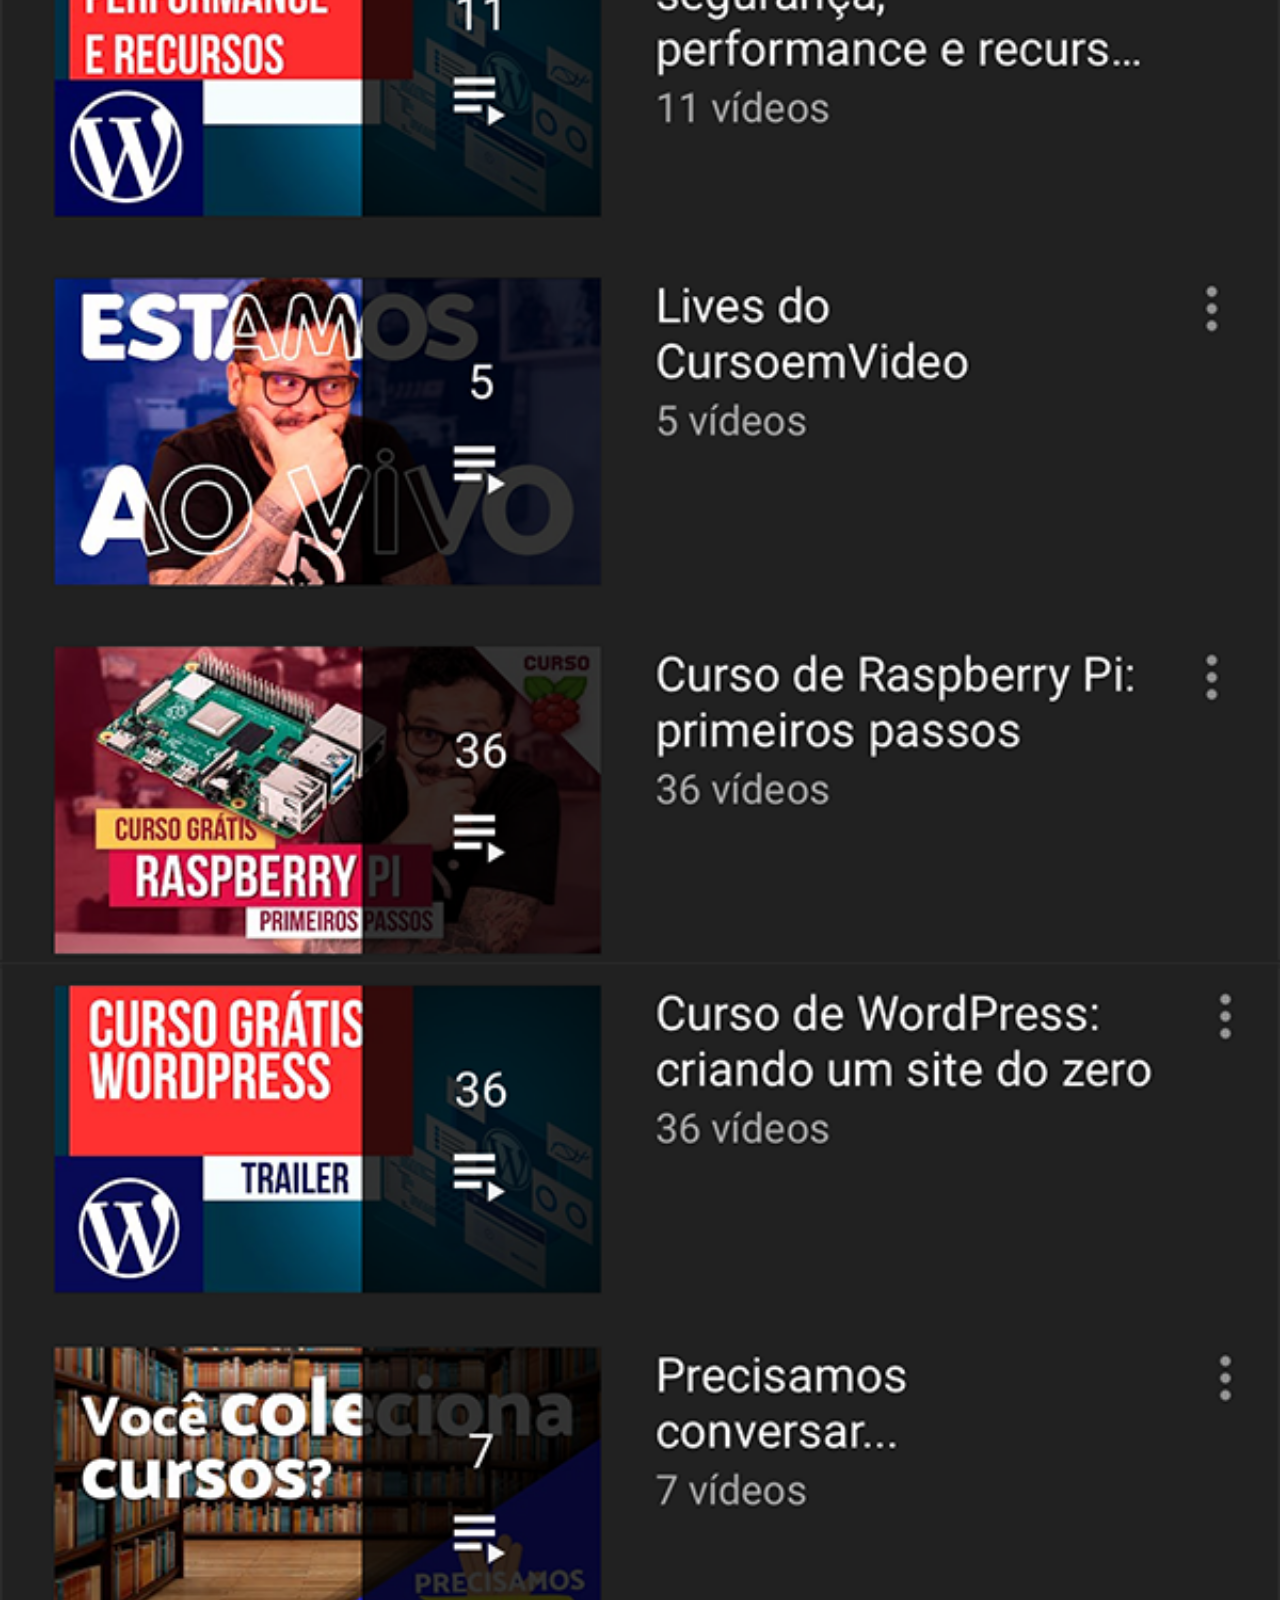
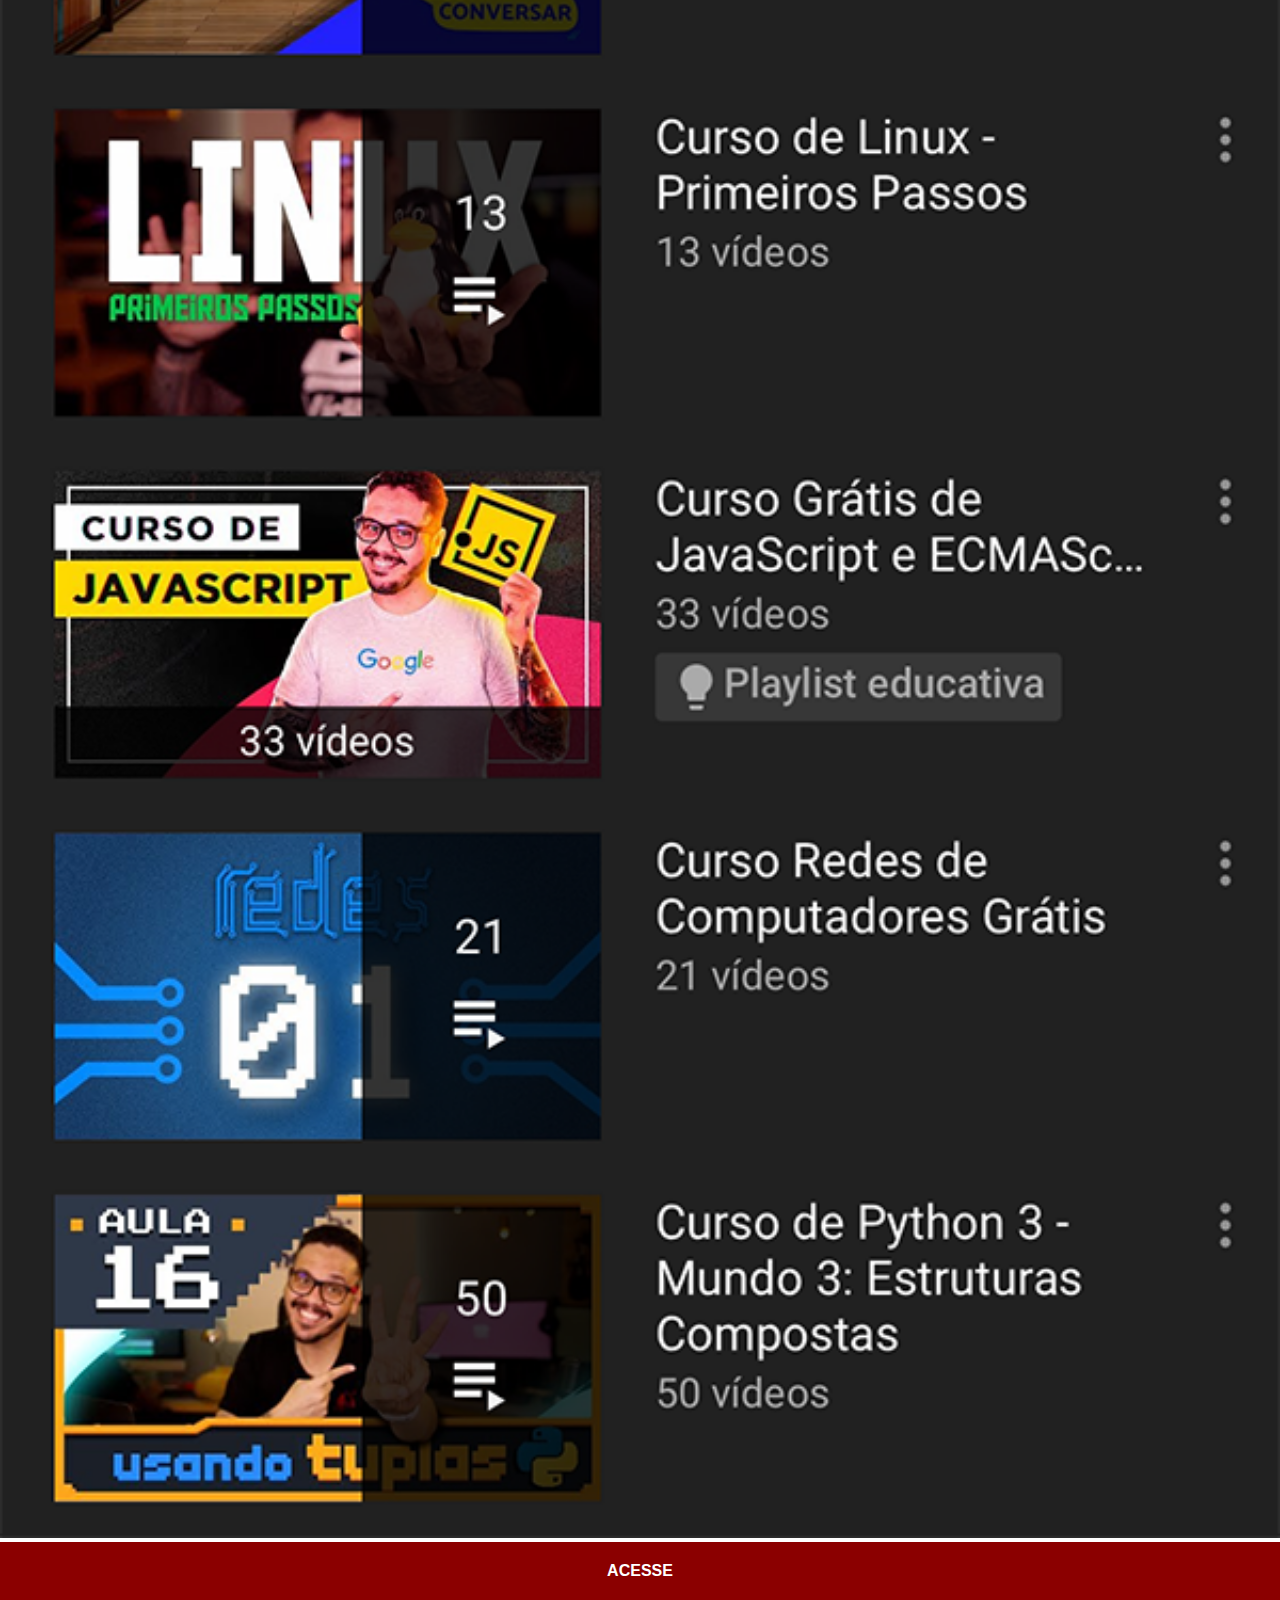
<file: youtube.html>
<!DOCTYPE html>
<html lang="pt-br">
<head>
    <meta charset="UTF-8">
    <meta name="viewport" content="width=device-width, initial-scale=1.0">
    <title>Youtube</title>
    <link rel="stylesheet" href="style/social.css">
</head>
<body>
    <img src="img/tela-youtube.png" alt="Youtube">
    <a href="https://www.youtube.com/@CursoemVideo" target="_blank">ACESSE</a>
</body>
</html>
</file>
<file: style/style.css>
* {
    margin: 0px;
    padding: 0px;
    font-family: Arial, Helvetica, sans-serif;
}

html, body {
    background-color: darkgrey;
    height: 100vh;
    width: 100vw;
}

body {
    background: url(../img/fundo-madeira.jpg) no-repeat top center;
    background-size: cover;
    background-attachment: fixed;
}

main {
    height: 100vh;
    position: relative;
}

section#phone {
    position: absolute;
    top: 50%;
    left: 50%;
    transform: translate(-50%, -50%);
    height: 627px;
    width: 311px;
    background: url(../img/frame-iphone.png) no-repeat;
}

iframe#tela {
    position: relative;
    top: 80px;
    left: 22px;
    width: 267px;
    height: 471px;
}

section#social-medias {
    text-align: right;
}

section#social-medias img {
    width: 50px;
    margin: 10px;
    border-radius: 50%;
    box-shadow: 2px 2px 5px rgba(0, 0, 0, 0.39);
    box-sizing: border-box;
}

section#social-medias img:hover {
    border: 2px solid rgba(255, 255, 255, 0.61);
    transform: translate(-3px, -3px);
    box-shadow: 5px 5px 10px rgba(0, 0, 0, 0.603);
    transition: transform 0.3s, border 0.5s;
}
</file>
<file: style/social.css>
* {
    margin: 0px;
    padding: 0px;
    font-family: Arial, Helvetica, sans-serif;
}

::-webkit-scrollbar {
    width: 0px;
    height: 0px;
}

img {
    width: 100vw;
}

a {
    display: block;
    background-color: darkred;
    color: white;
    padding: 20px;
    text-align: center;
    font-weight: bolder;
    text-decoration: none;
}

a:hover {
    background-color: red;
}
</file>
